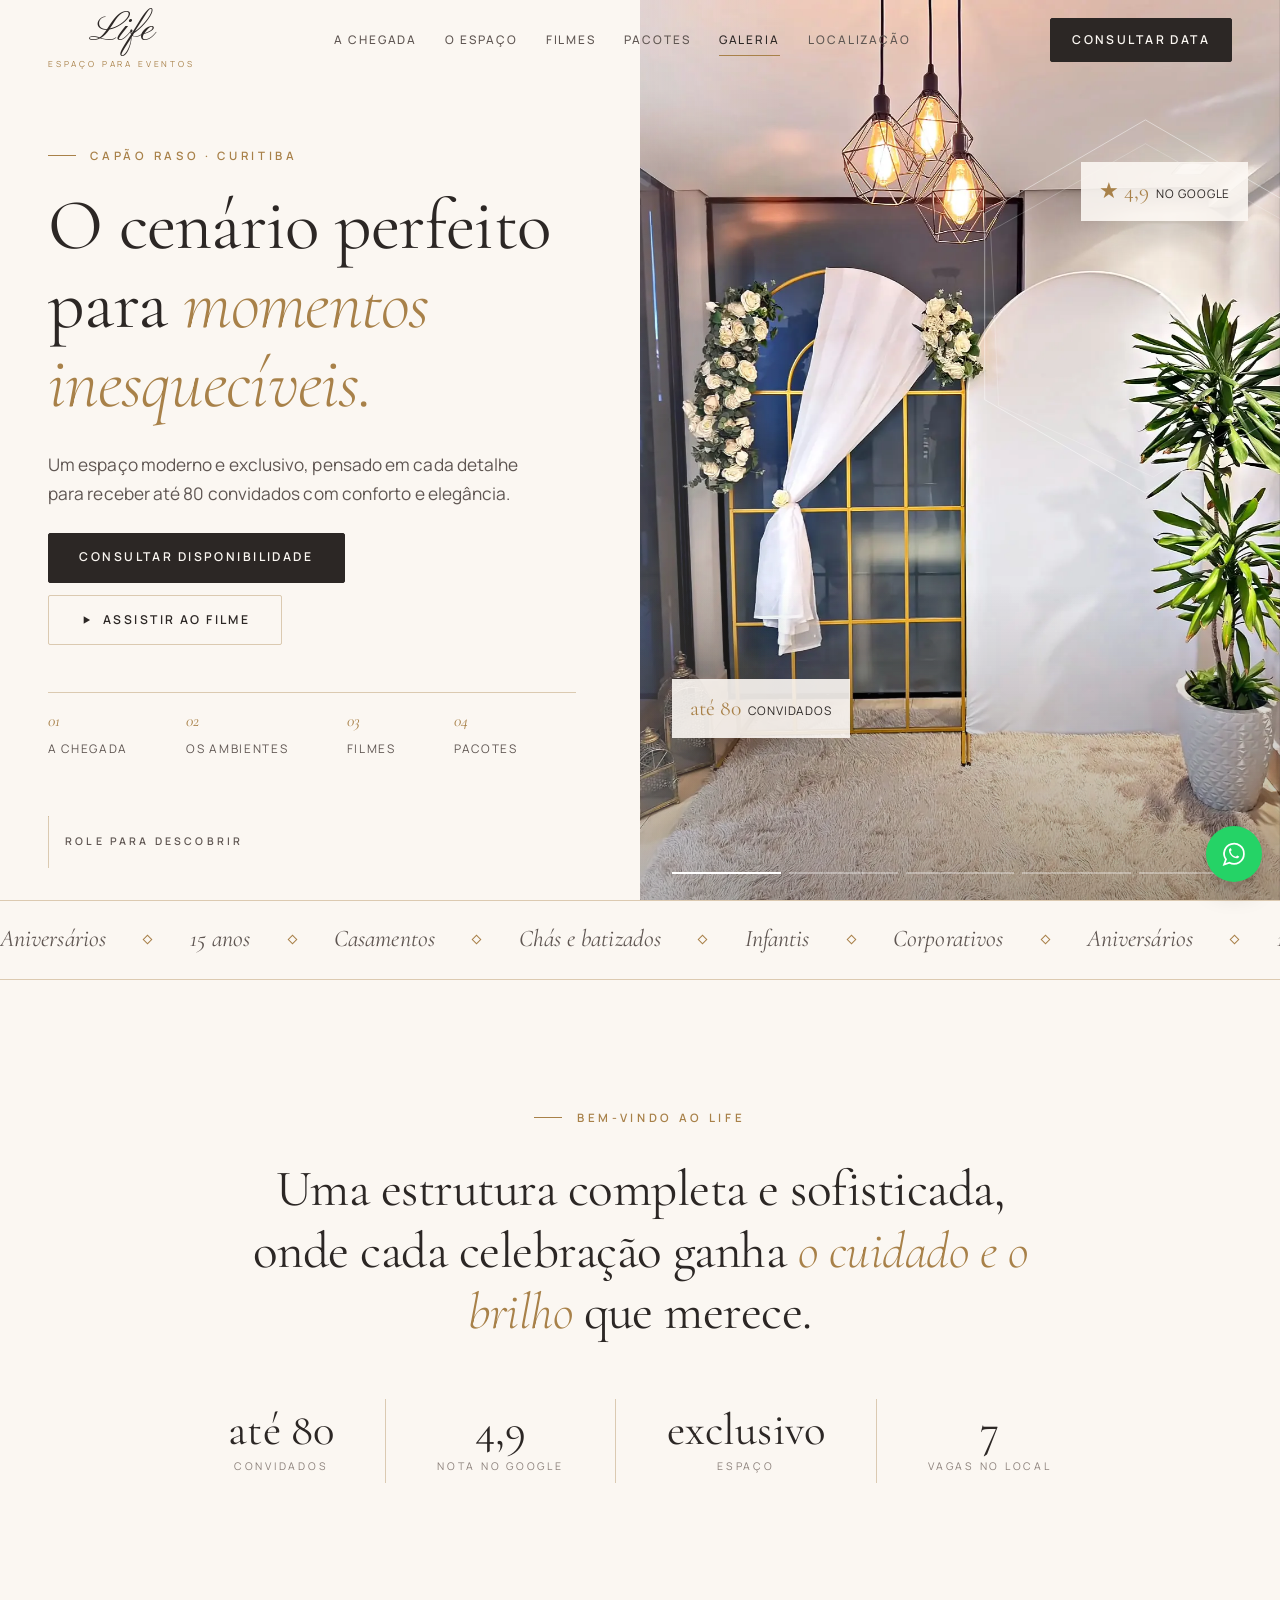
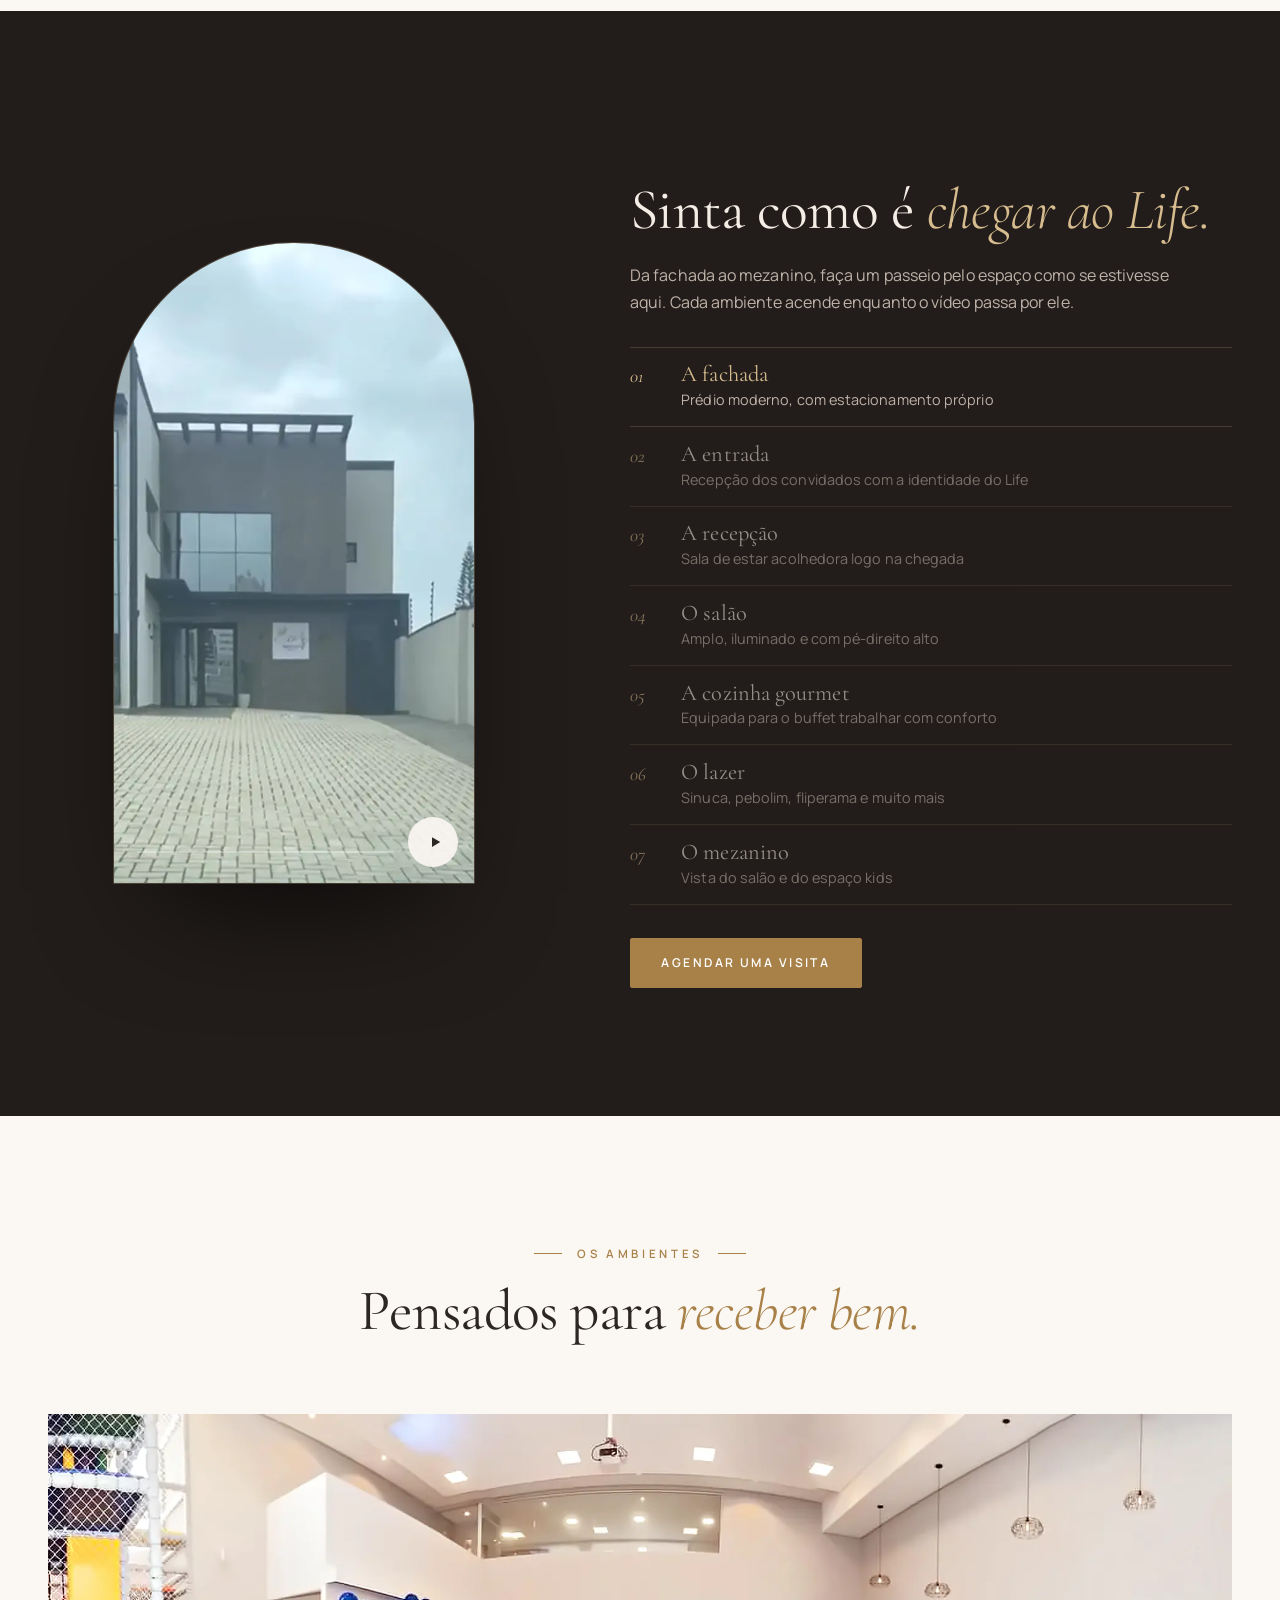
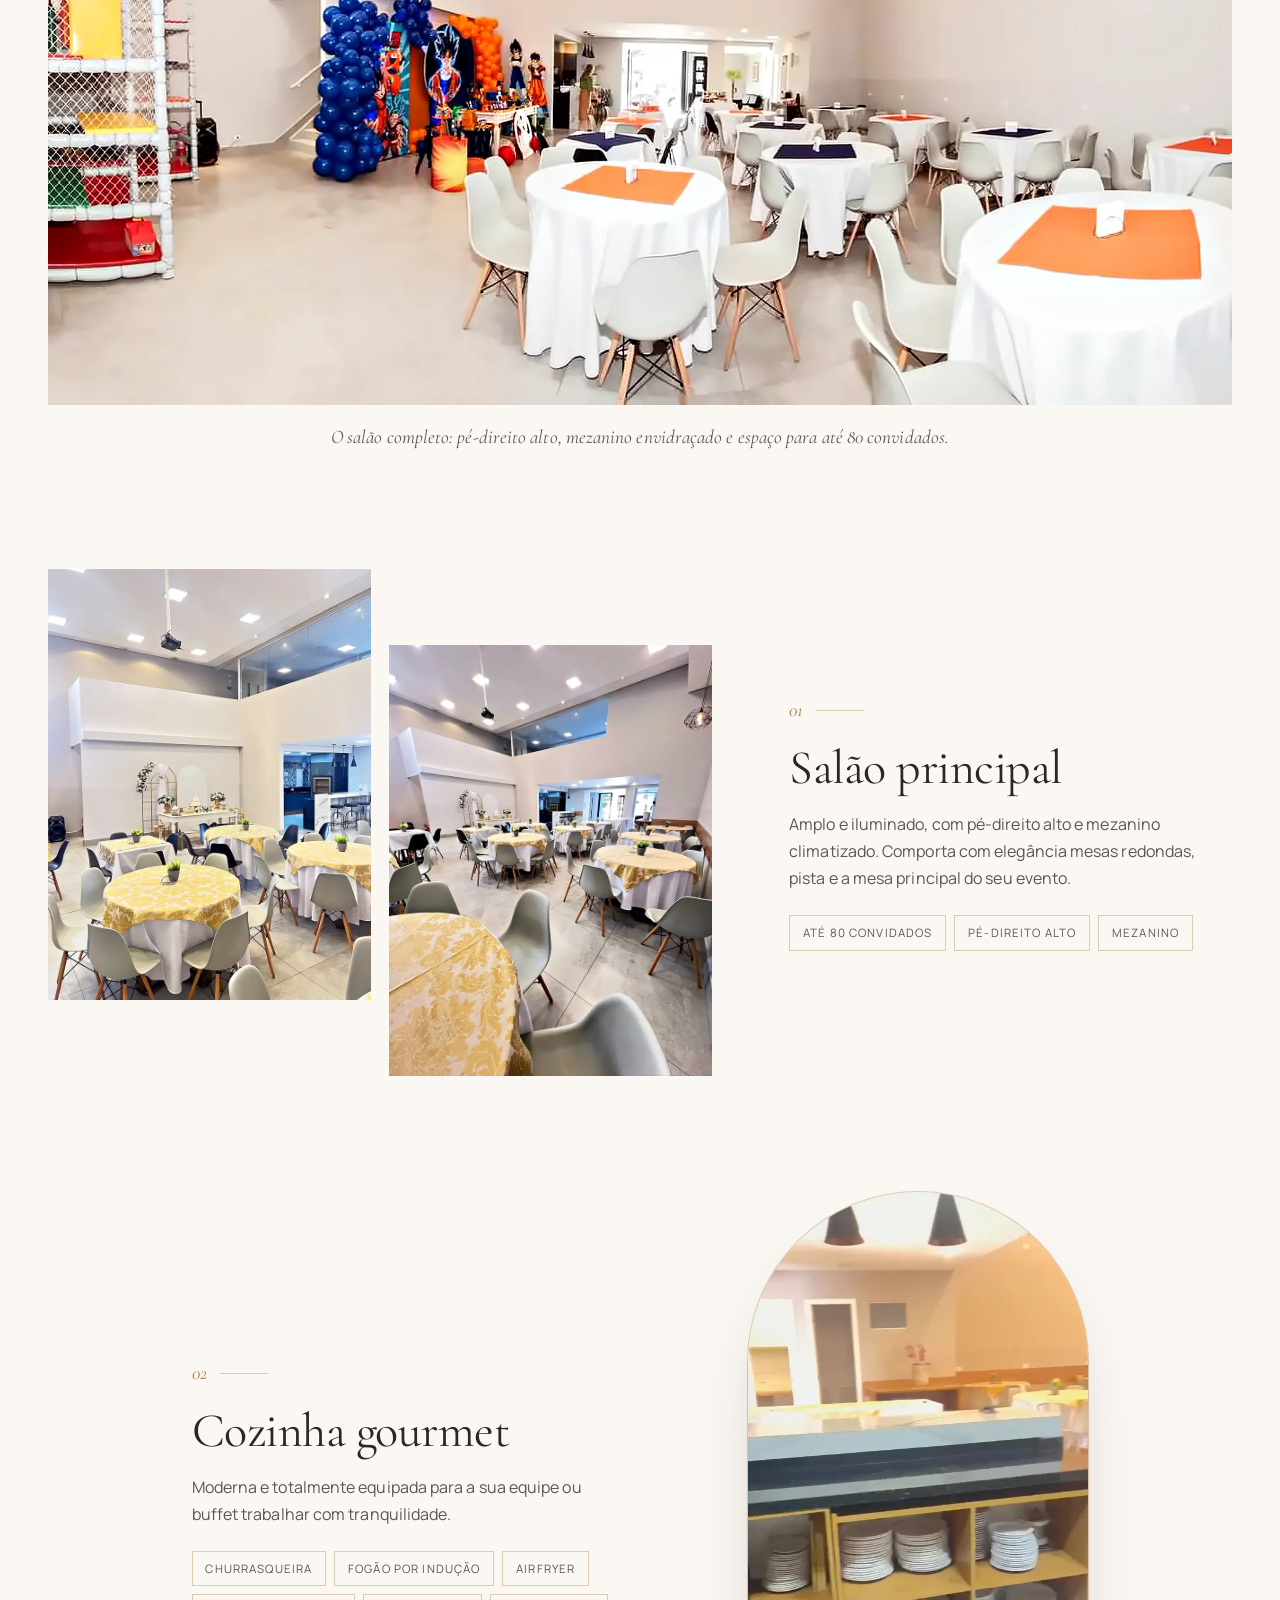
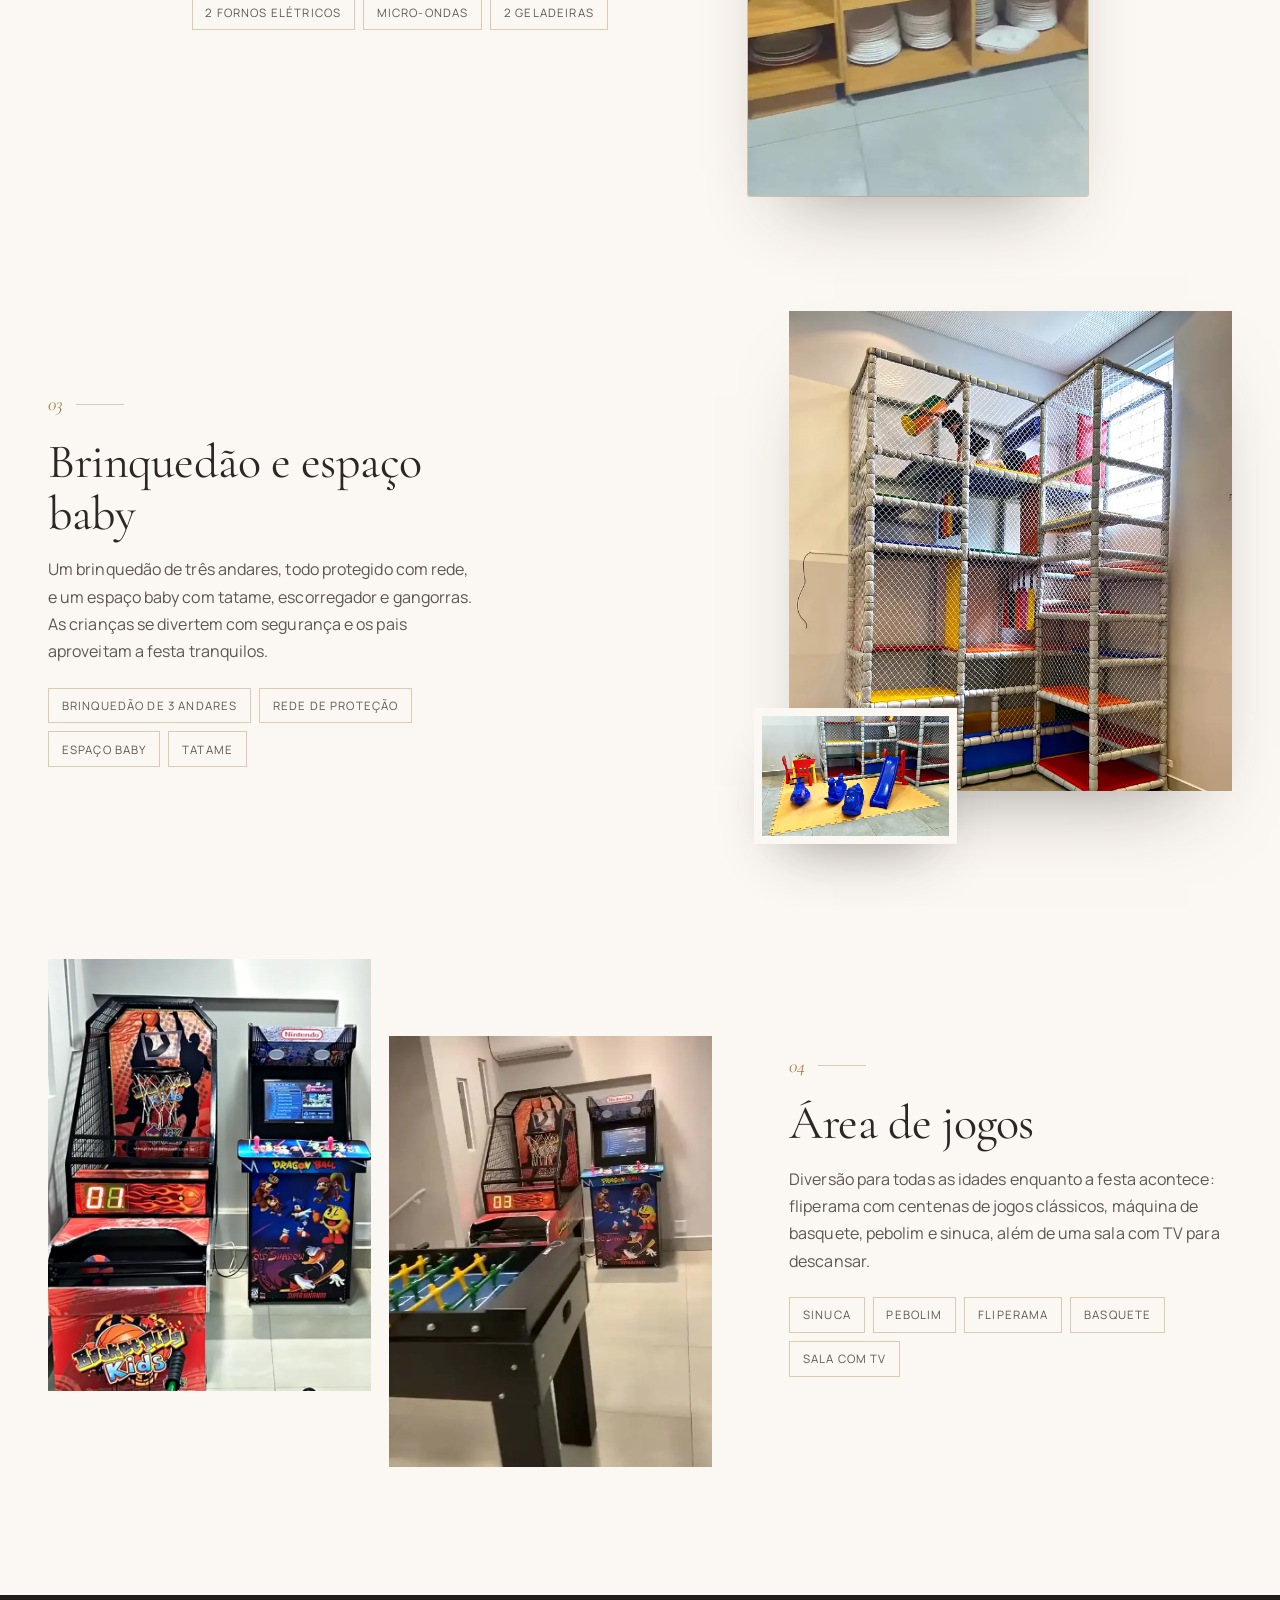
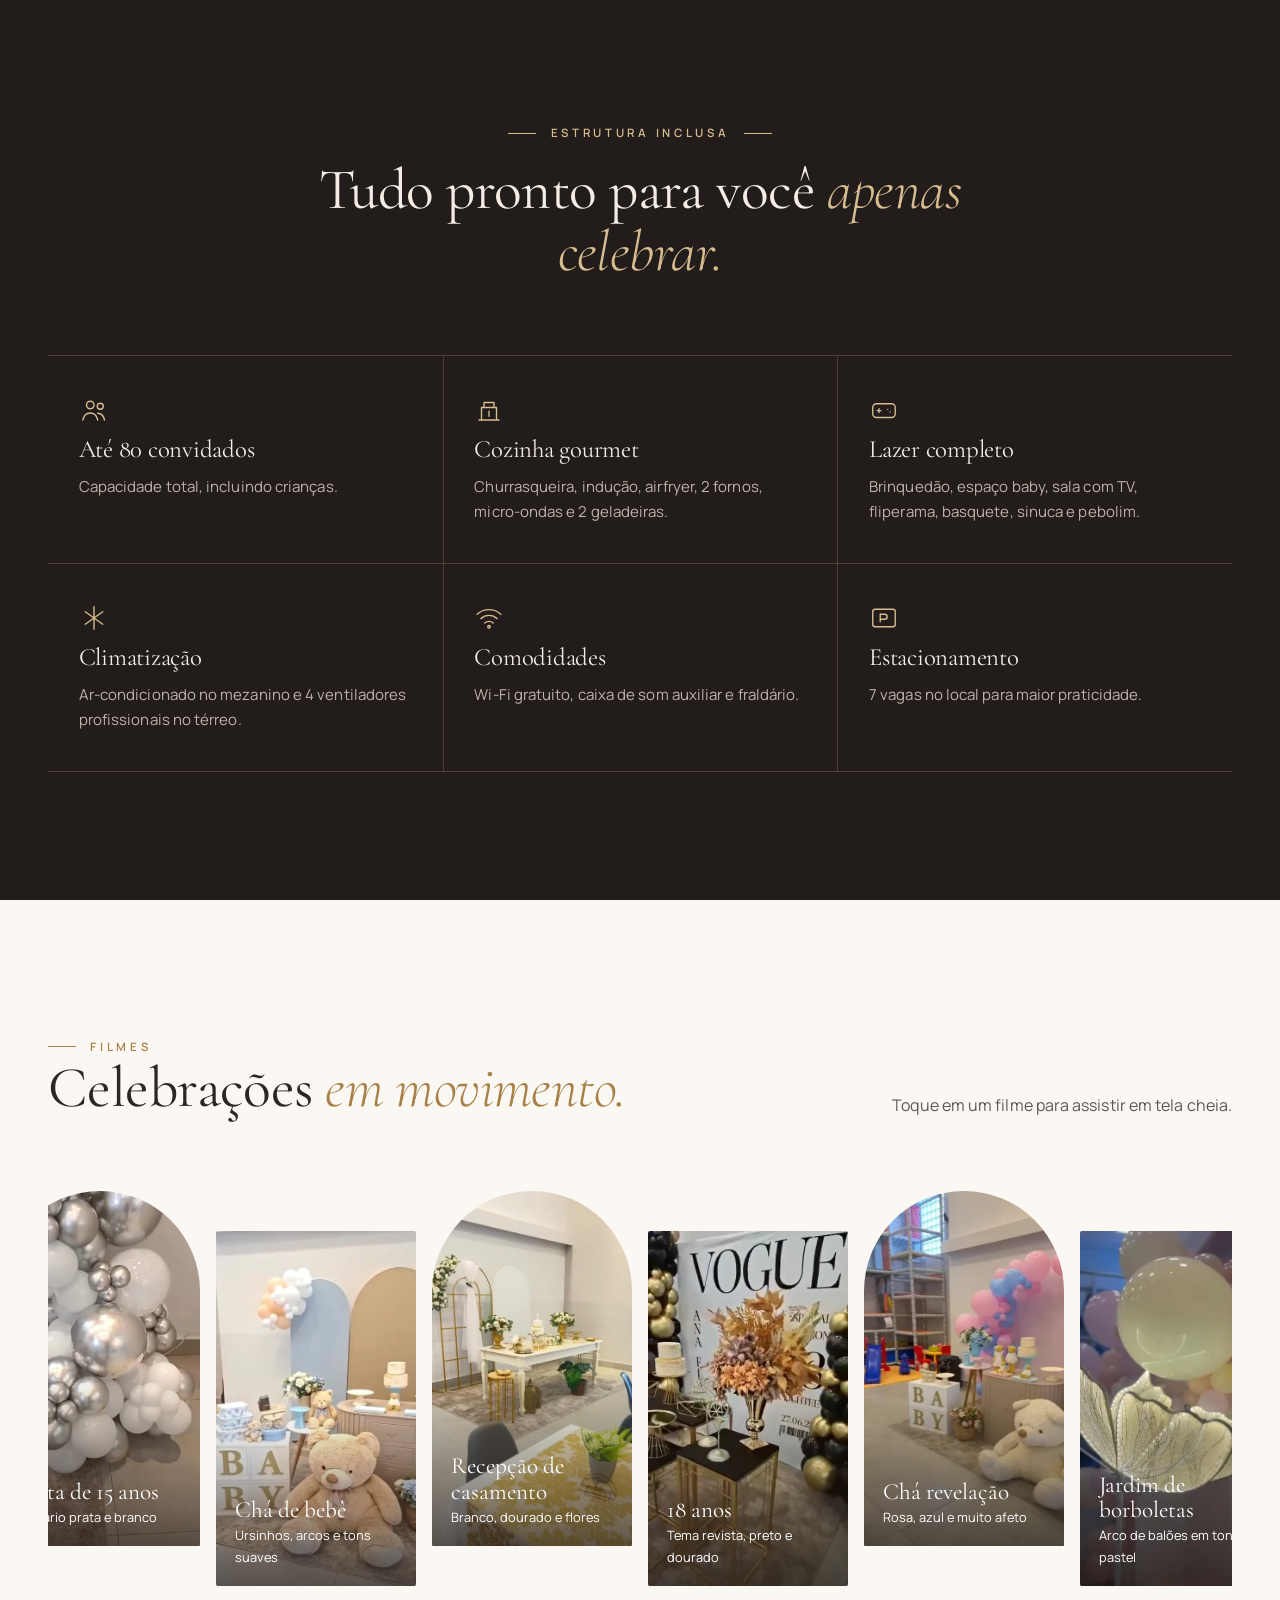
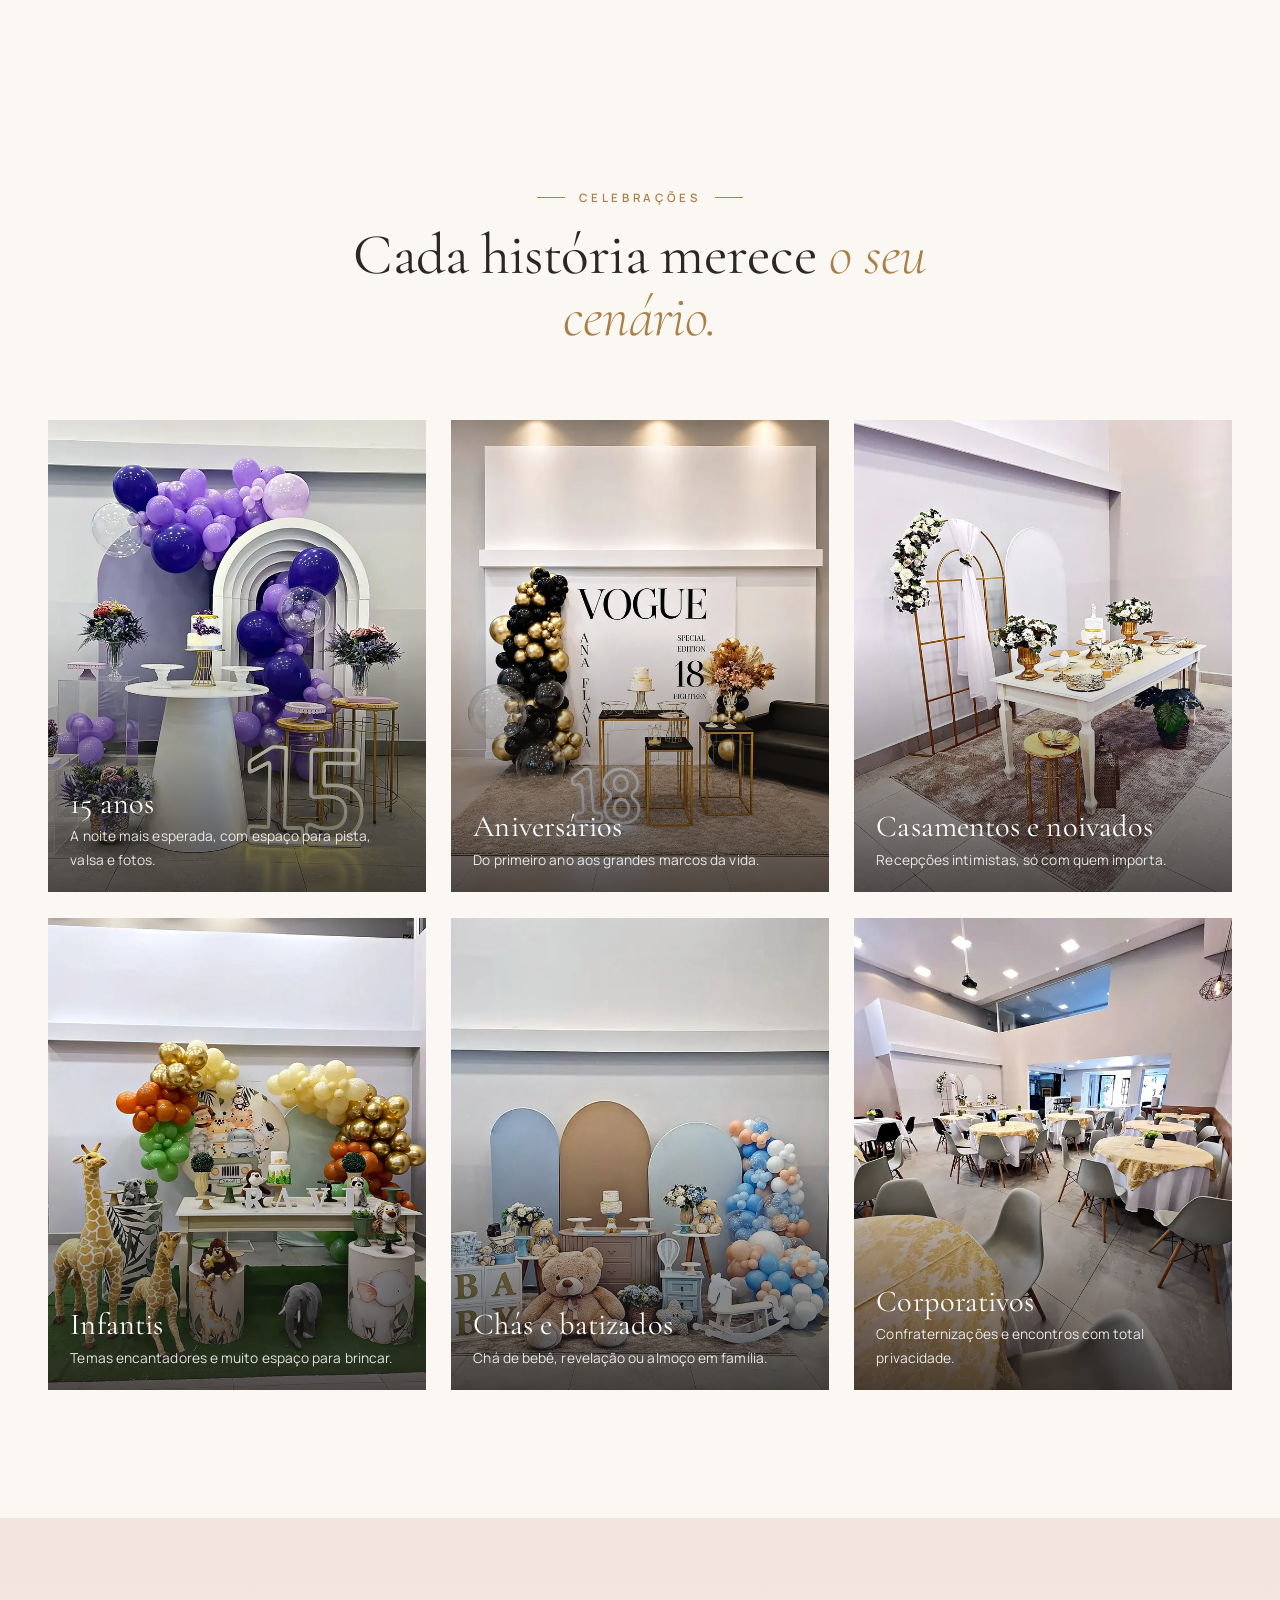
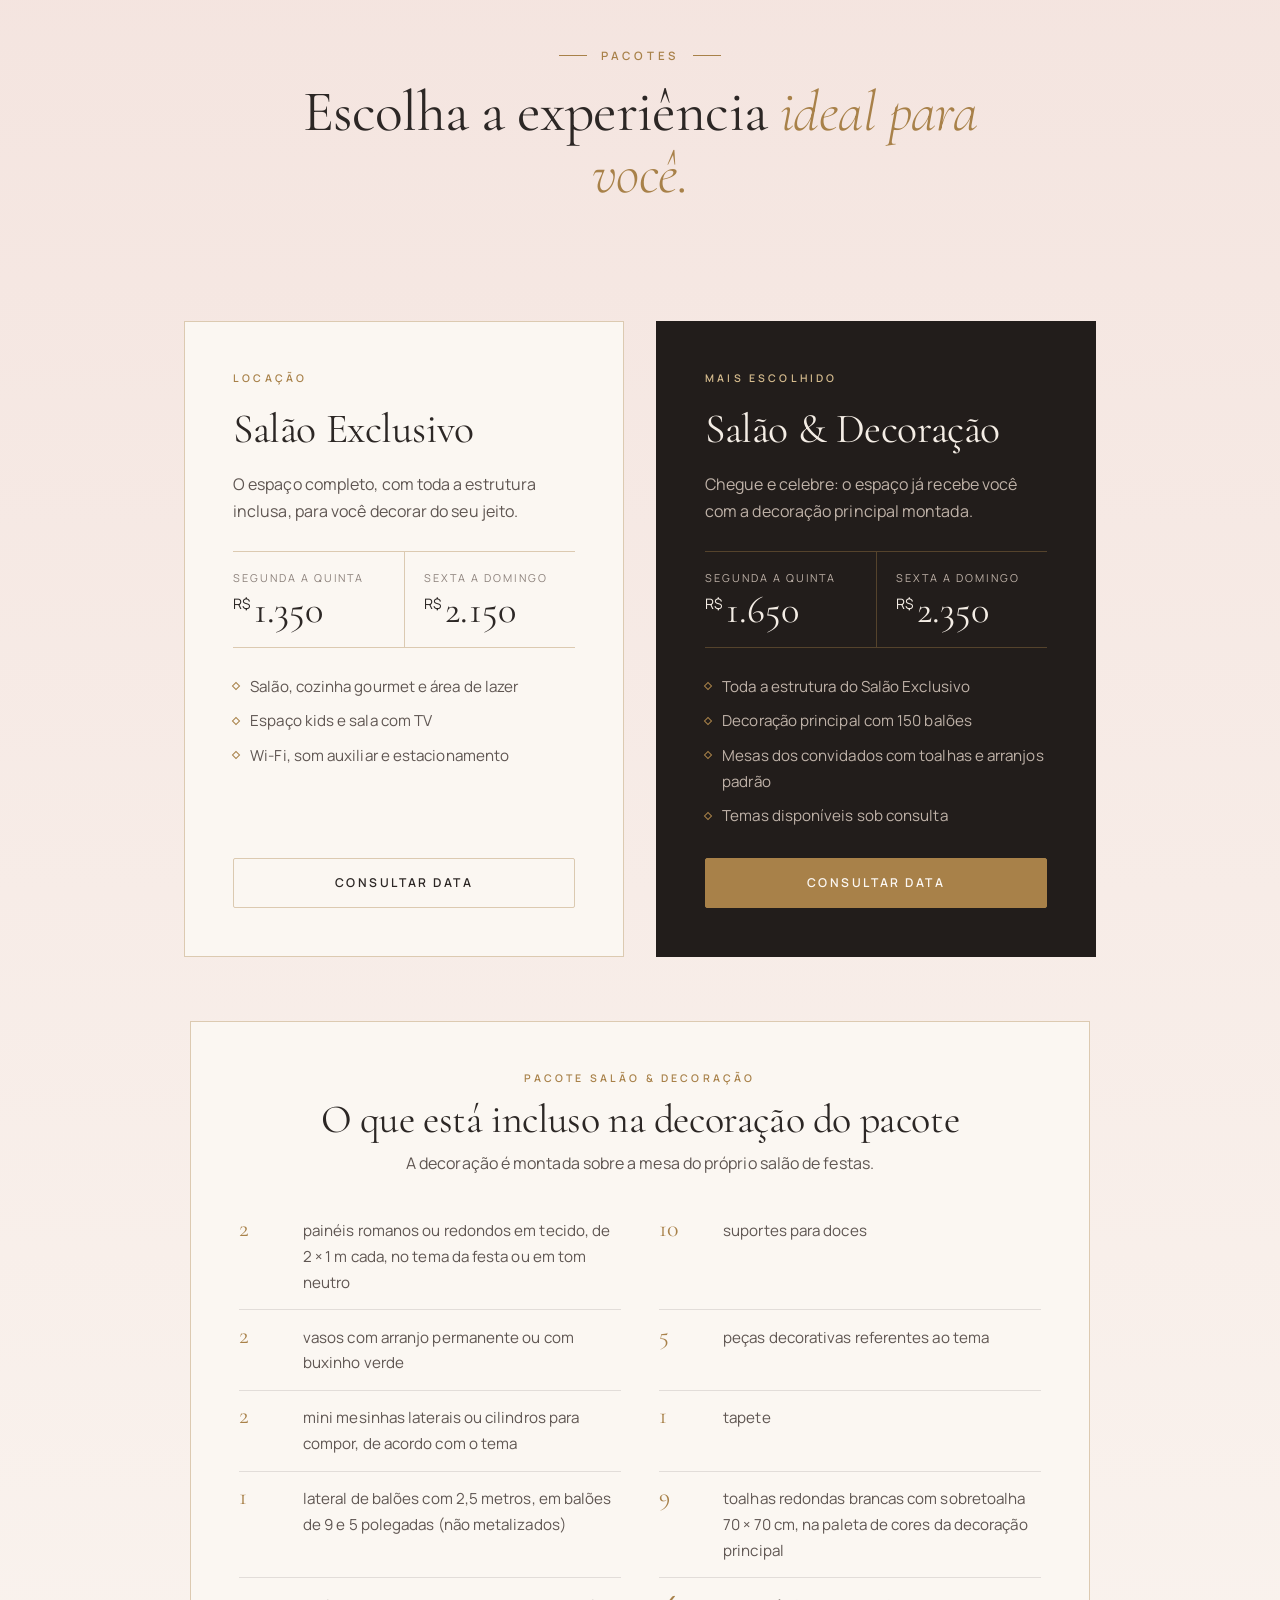
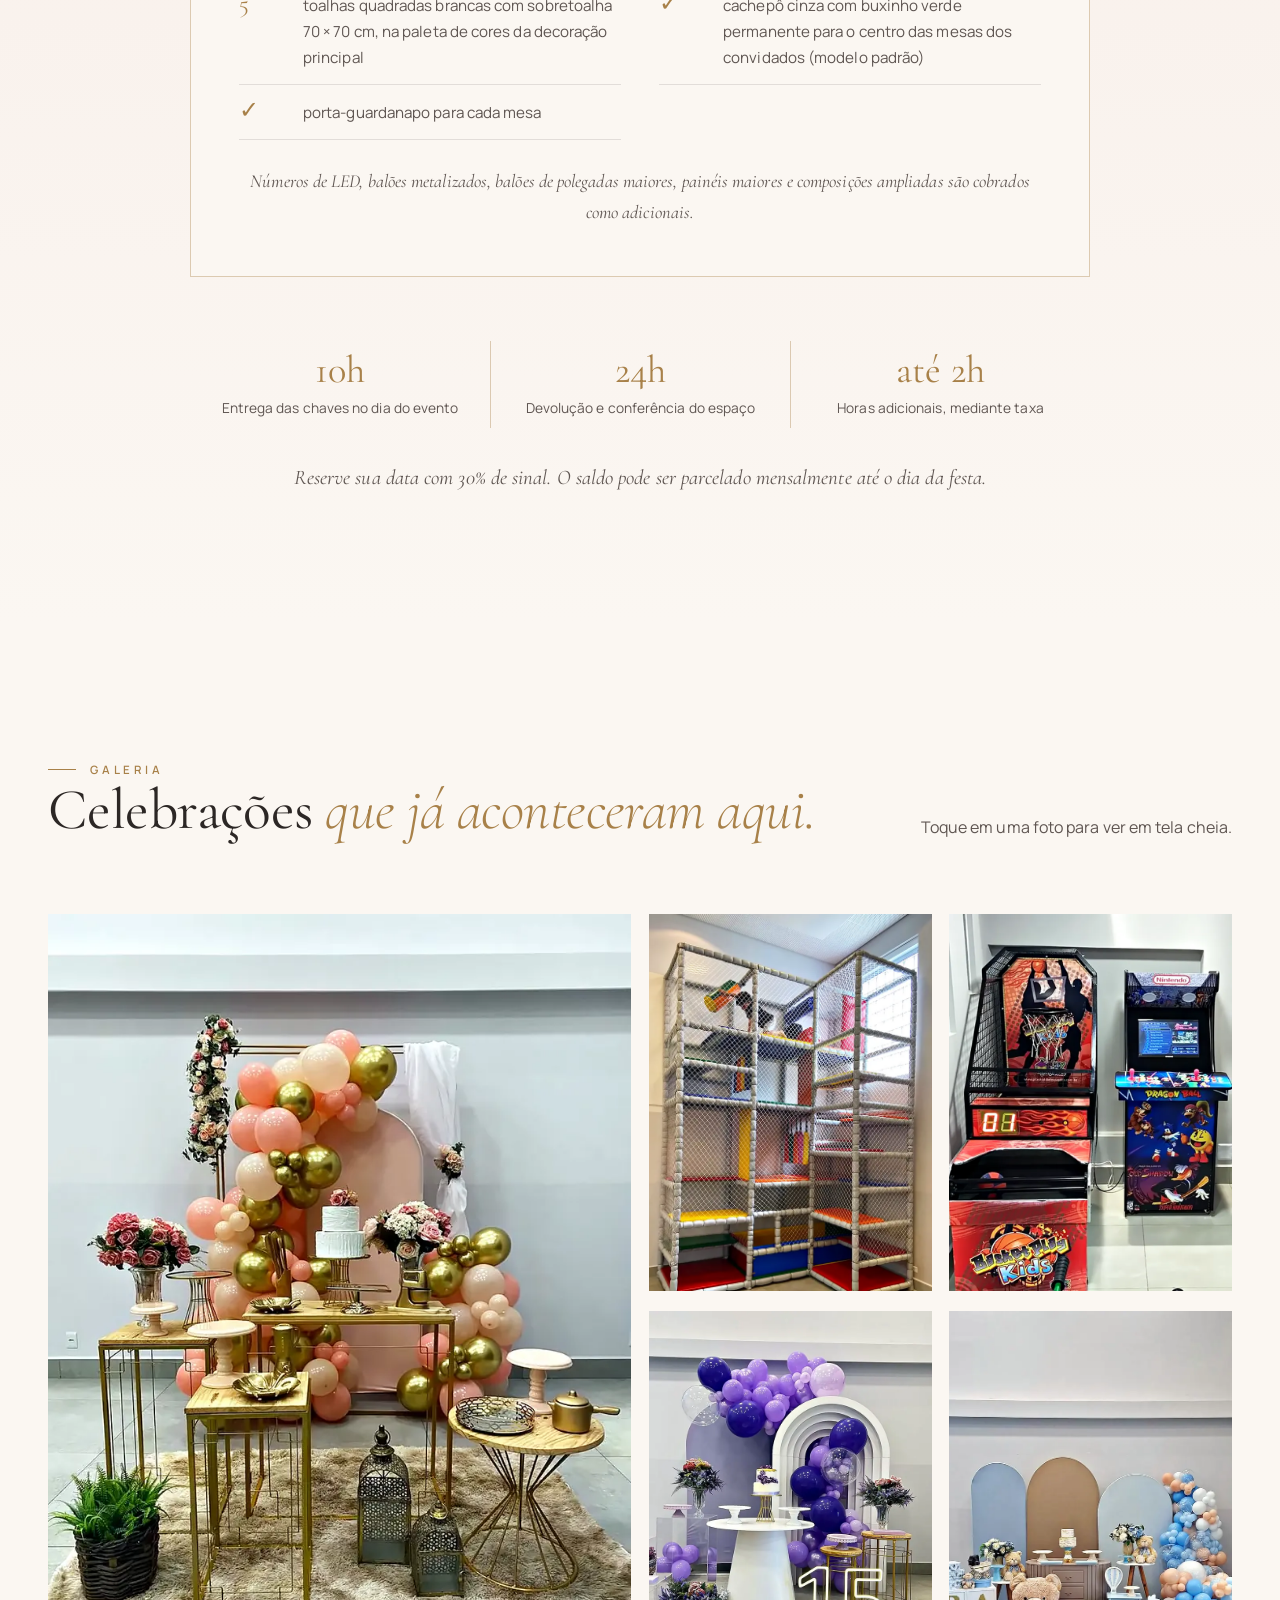
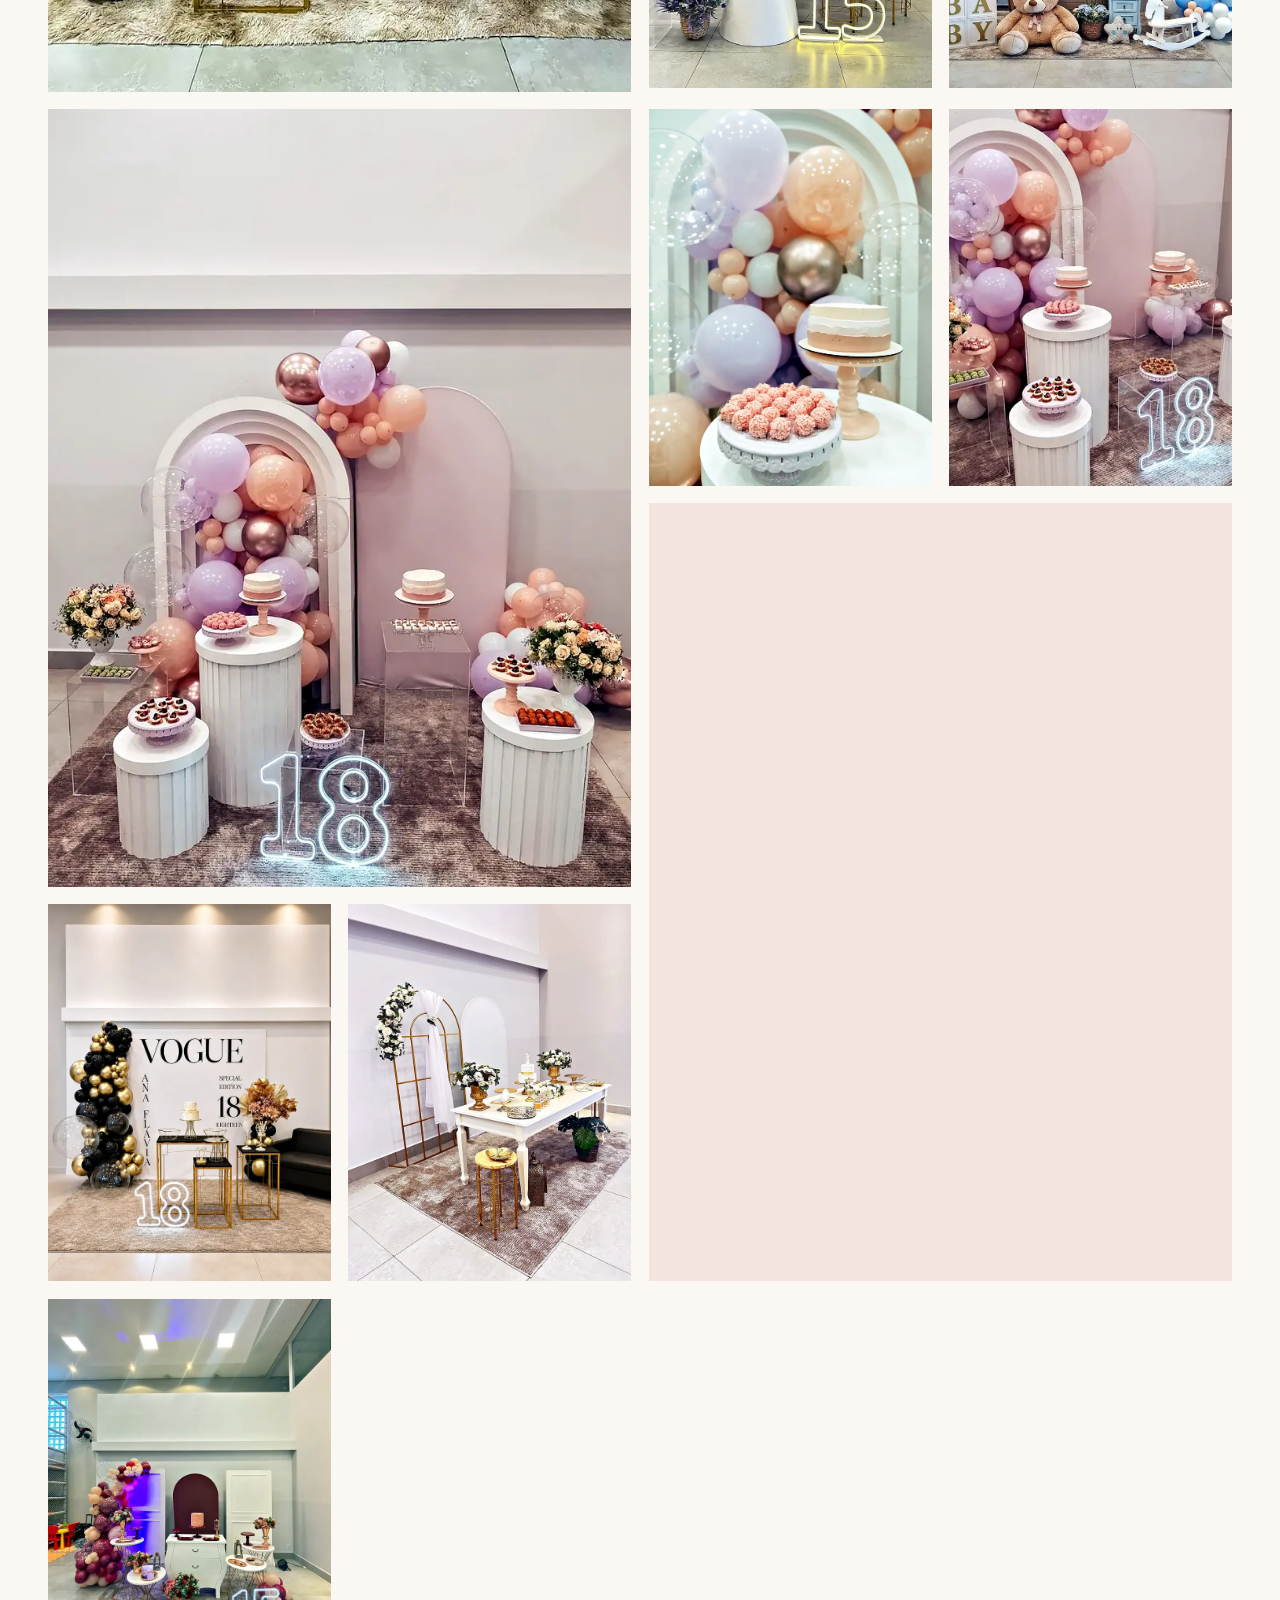
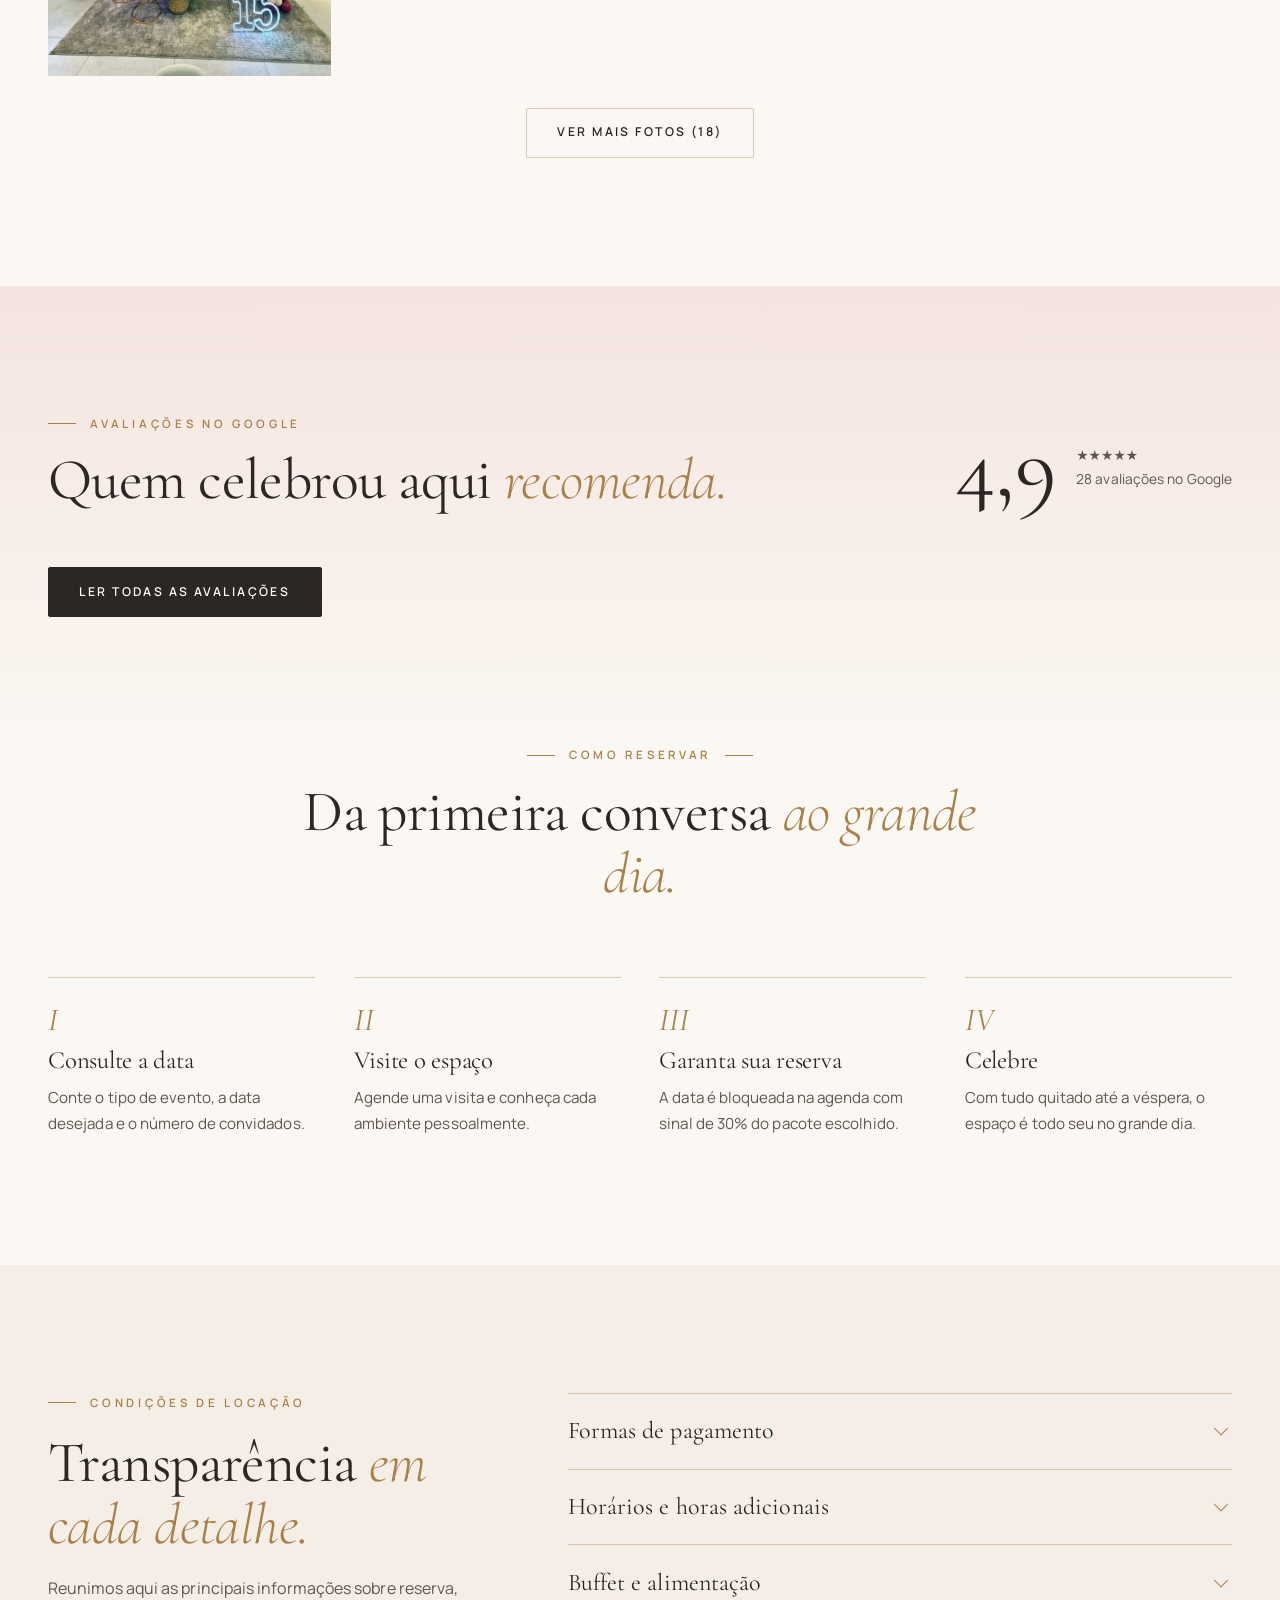
<file: index.html>
<!doctype html>
<html lang="pt-BR" data-theme="light">
<head>
  <meta charset="utf-8">
  <meta name="viewport" content="width=device-width, initial-scale=1, viewport-fit=cover">
  <title>Life Eventos | Espaço para eventos no Capão Raso, Curitiba</title>
  <meta name="description" content="Espaço para eventos no Capão Raso, em Curitiba, para até 80 convidados. Salão com pé-direito alto, cozinha gourmet, área de lazer e espaço kids. Aniversários, 15 anos, casamentos, chás e corporativos. Nota 4,9 no Google.">
  <link rel="canonical" href="https://www.lifeeventos2023.com.br/">
  <meta name="robots" content="index, follow">
  <meta name="theme-color" content="#FBF7F2">
  <meta name="color-scheme" content="light">

  <!-- Open Graph -->
  <meta property="og:type" content="website">
  <meta property="og:locale" content="pt_BR">
  <meta property="og:site_name" content="Life Eventos">
  <meta property="og:title" content="Life Eventos | Espaço para eventos no Capão Raso, Curitiba">
  <meta property="og:description" content="Um espaço moderno e exclusivo para até 80 convidados. Agende sua visita pelo WhatsApp.">
  <meta property="og:image" content="https://www.lifeeventos2023.com.br/assets/img/og-life.jpg">
  <meta property="og:url" content="https://www.lifeeventos2023.com.br/">
  <meta name="twitter:card" content="summary_large_image">

  <link rel="icon" href="/favicon.ico" sizes="48x48">
  <link rel="icon" href="/assets/img/favicon-96.png" sizes="96x96" type="image/png">
  <link rel="icon" href="/assets/img/favicon-192.png" sizes="192x192" type="image/png">
  <link rel="icon" href="/assets/img/favicon.svg" type="image/svg+xml">
  <link rel="apple-touch-icon" href="/assets/img/apple-touch-icon.png" sizes="180x180">
  <link rel="manifest" href="site.webmanifest">

  <link rel="preconnect" href="https://fonts.googleapis.com">
  <link rel="preconnect" href="https://fonts.gstatic.com" crossorigin>
  <link rel="stylesheet" href="https://fonts.googleapis.com/css2?family=Cormorant+Garamond:ital,wght@0,300;0,400;0,500;1,300;1,400&family=Manrope:wght@300;400;500;600&family=Pinyon+Script&display=swap">
  <link rel="preload" as="image" href="assets/img/arco-dourado.webp" type="image/webp" fetchpriority="high">
  <link rel="stylesheet" href="assets/css/style.css">

  <script type="application/ld+json">
  {
    "@context": "https://schema.org",
    "@type": "EventVenue",
    "name": "Life Eventos",
    "description": "Espaço para eventos no Capão Raso, Curitiba, para até 80 convidados, com cozinha gourmet, área de lazer e espaço kids.",
    "image": "https://www.lifeeventos2023.com.br/assets/img/og-life.jpg",
    "telephone": "+55-41-99981-3709",
    "maximumAttendeeCapacity": 80,
    "aggregateRating": { "@type": "AggregateRating", "ratingValue": "4.9", "reviewCount": "28" },
    "address": {
      "@type": "PostalAddress",
      "streetAddress": "R. Olindo Sequinel, 275",
      "addressLocality": "Curitiba",
      "addressRegion": "PR",
      "postalCode": "81150-120",
      "addressCountry": "BR"
    },
    "url": "https://www.lifeeventos2023.com.br/",
    "logo": "https://www.lifeeventos2023.com.br/assets/img/favicon-512.png",
    "sameAs": ["https://www.instagram.com/lifeeventos2023/"]
  }
  </script>
</head>
<body>
  <a class="skip" href="#conteudo">Pular para o conteúdo</a>

  <!-- ===================== TOPO ===================== -->
  <header class="top" data-top>
    <div class="top-inner">
      <a href="#inicio" class="brand" aria-label="Life Eventos, início">
        <span class="brand-word">Life</span>
        <span class="brand-sub">espaço para eventos</span>
      </a>

      <nav class="menu" id="menu" aria-label="Seções">
        <a href="#chegada">A chegada</a>
        <a href="#espaco">O espaço</a>
        <a href="#filmes">Filmes</a>
        <a href="#pacotes">Pacotes</a>
        <a href="#galeria">Galeria</a>
        <a href="#local">Localização</a>
        <a class="btn btn-solid menu-cta" href="#contato">Consultar data</a>
        <div class="menu-contact">
          <a href="tel:+5541999813709">(41) 99981-3709</a>
          <a href="https://www.instagram.com/lifeeventos2023/" target="_blank" rel="noopener">@lifeeventos2023</a>
        </div>
      </nav>

      <div class="top-actions">
        <a class="btn btn-solid top-cta" href="#contato">Consultar data</a>
        <button class="burger" type="button" aria-controls="menu" aria-expanded="false" aria-label="Abrir menu" data-burger>
          <span></span><span></span>
        </button>
      </div>
    </div>
  </header>

  <main id="conteudo">

    <!-- ===================== ABERTURA ===================== -->
    <section class="hero" id="inicio" aria-labelledby="t-hero">
      <div class="hero-stage" aria-hidden="true">
        <div class="hero-slides" data-slides>
          <img decoding="async" class="is-on" src="assets/img/arco-dourado.webp" alt="" width="1200" height="1600" fetchpriority="high">
          <img decoding="async" data-src="assets/img/mesa-casamento.webp" alt="" width="1200" height="1600">
          <img decoding="async" data-src="assets/img/salao-festa.webp" alt="" width="1200" height="1600">
          <img decoding="async" data-src="assets/img/vogue-18.webp" alt="" width="1200" height="1600">
          <img decoding="async" data-src="assets/img/quinze-anos.webp" alt="" width="1200" height="1600">
        </div>
        <svg class="hero-hex" viewBox="0 0 200 200">
          <path d="M100 6 L181 53 L181 147 L100 194 L19 147 L19 53Z"/>
          <path d="M100 18 L172 58 L178 140 L104 186 L26 150 L22 62Z"/>
        </svg>
        <span class="hero-chip chip-a"><b>até 80</b> convidados</span>
        <span class="hero-chip chip-b"><b>★ 4,9</b> no Google</span>
        <ol class="hero-dots" data-slide-dots><li class="is-on"><span>Arco dourado com flores e pendentes</span></li><li><span>Recepção de casamento</span></li><li><span>Salão principal</span></li><li><span>18 anos, preto e dourado</span></li><li><span>Festa de 15 anos</span></li></ol>
      </div>

      <div class="hero-text">
        <p class="eyebrow hero-in" style="--i:0">Capão Raso &middot; Curitiba</p>
        <h1 id="t-hero" class="hero-title">
          <span class="line"><span class="hero-in" style="--i:1">O cenário perfeito</span></span>
          <span class="line"><span class="hero-in" style="--i:2">para <em>momentos</em></span></span>
          <span class="line"><span class="hero-in" style="--i:3"><em>inesquecíveis.</em></span></span>
        </h1>
        <p class="hero-lead hero-in" style="--i:4">Um espaço moderno e exclusivo, pensado em cada detalhe para receber até 80 convidados com conforto e elegância.</p>
        <div class="hero-actions hero-in" style="--i:5">
          <a class="btn btn-solid" href="#contato">Consultar disponibilidade</a>
          <button class="btn btn-ghost" type="button" data-film="assets/video/abertura.mp4" data-poster="assets/img/abertura-poster.webp" data-title="Os melhores momentos do Life">
            <svg viewBox="0 0 24 24" aria-hidden="true"><path d="M8 5.5v13l11-6.5z"/></svg>
            Assistir ao filme
          </button>
        </div>

        <nav class="hero-index hero-in" style="--i:6" aria-label="Descubra o Life">
          <a href="#chegada"><span>01</span>A chegada</a>
          <a href="#espaco"><span>02</span>Os ambientes</a>
          <a href="#filmes"><span>03</span>Filmes</a>
          <a href="#pacotes"><span>04</span>Pacotes</a>
        </nav>
      </div>

      <a class="scroll-cue" href="#chegada" aria-label="Rolar para conhecer o espaço">
        <span>Role para descobrir</span>
        <i aria-hidden="true"></i>
      </a>
    </section>

    <!-- Faixa com tipos de evento -->
    <div class="ribbon" aria-hidden="true">
      <div class="ribbon-track">
        <span>Aniversários</span><i></i><span>15 anos</span><i></i><span>Casamentos</span><i></i><span>Chás e batizados</span><i></i><span>Infantis</span><i></i><span>Corporativos</span><i></i>
        <span>Aniversários</span><i></i><span>15 anos</span><i></i><span>Casamentos</span><i></i><span>Chás e batizados</span><i></i><span>Infantis</span><i></i><span>Corporativos</span><i></i>
      </div>
    </div>

    <!-- ===================== MANIFESTO ===================== -->
    <section class="section manifesto" aria-labelledby="t-manifesto">
      <p class="eyebrow reveal">Bem-vindo ao Life</p>
      <h2 id="t-manifesto" class="manifesto-text reveal">Uma estrutura completa e sofisticada, onde cada celebração ganha <em>o cuidado e o brilho</em> que merece.</h2>
      <dl class="stats reveal">
        <div><dt>Convidados</dt><dd data-count="80" data-prefix="até ">até 80</dd></div>
        <div><dt>Nota no Google</dt><dd>4,9</dd></div>
        <div><dt>Espaço</dt><dd>exclusivo</dd></div>
        <div><dt>Vagas no local</dt><dd data-count="7">7</dd></div>
      </dl>
    </section>

    <!-- ===================== A CHEGADA ===================== -->
    <section class="dark arrival" id="chegada" aria-labelledby="t-chegada">
      <div class="section arrival-inner">
        <div class="arrival-media reveal">
          <video data-autoplay data-tour muted loop playsinline preload="none" poster="assets/img/filme-chegada-poster.webp" aria-label="Tour da chegada ao Life, da fachada ao mezanino">
            <source src="assets/video/filme-chegada.mp4" type="video/mp4">
          </video>
          <span class="arrival-progress" aria-hidden="true"><i data-tour-bar></i></span>
          <button class="arrival-play" type="button" data-film="assets/video/filme-chegada.mp4" data-poster="assets/img/filme-chegada-poster.webp" data-title="Sua chegada ao Life" aria-label="Assistir ao tour em tela cheia">
            <svg viewBox="0 0 24 24" aria-hidden="true"><path d="M8 5.5v13l11-6.5z"/></svg>
          </button>
        </div>
        <div class="arrival-text">
          <p class="eyebrow reveal">A chegada</p>
          <h2 id="t-chegada" class="reveal">Sinta como é <em>chegar ao Life.</em></h2>
          <p class="section-lead reveal">Da fachada ao mezanino, faça um passeio pelo espaço como se estivesse aqui. Cada ambiente acende enquanto o vídeo passa por ele.</p>
          <ol class="tour-steps reveal" data-tour-steps>
            <li data-at="0"><span>01</span><b>A fachada</b>Prédio moderno, com estacionamento próprio</li>
            <li data-at="1.9"><span>02</span><b>A entrada</b>Recepção dos convidados com a identidade do Life</li>
            <li data-at="3.6"><span>03</span><b>A recepção</b>Sala de estar acolhedora logo na chegada</li>
            <li data-at="5.9"><span>04</span><b>O salão</b>Amplo, iluminado e com pé-direito alto</li>
            <li data-at="8.6"><span>05</span><b>A cozinha gourmet</b>Equipada para o buffet trabalhar com conforto</li>
            <li data-at="10.9"><span>06</span><b>O lazer</b>Sinuca, pebolim, fliperama e muito mais</li>
            <li data-at="13.2"><span>07</span><b>O mezanino</b>Vista do salão e do espaço kids</li>
          </ol>
          <a class="btn btn-gold reveal" href="#contato">Agendar uma visita</a>
        </div>
      </div>
    </section>

    <!-- ===================== OS AMBIENTES ===================== -->
    <section class="section space" id="espaco" aria-labelledby="t-espaco">
      <div class="section-head center">
        <p class="eyebrow reveal">Os ambientes</p>
        <h2 id="t-espaco" class="reveal">Pensados para <em>receber bem.</em></h2>
      </div>

      <figure class="panorama reveal">
        <button class="photo-wide" type="button" data-full="assets/img/salao-panorama.webp" aria-label="Ampliar a vista do salão">
          <img decoding="async" loading="lazy" src="assets/img/salao-panorama.webp" srcset="assets/img/salao-panorama-720.webp 720w, assets/img/salao-panorama.webp 1920w" sizes="100vw" width="1920" height="958" alt="Vista ampla do salão montado, com mesas redondas, mezanino envidraçado e mesa principal decorada">
        </button>
        <figcaption>O salão completo: pé-direito alto, mezanino envidraçado e espaço para até 80 convidados.</figcaption>
      </figure>

      <article class="room">
        <div class="room-media pair">
          <figure class="reveal"><img decoding="async" loading="lazy" src="assets/img/salao-festa-720.webp" srcset="assets/img/salao-festa-720.webp 720w, assets/img/salao-festa.webp 1200w" sizes="(max-width: 860px) 46vw, 28vw" width="1200" height="1600" alt="Salão principal com mesas redondas e toalhas douradas"></figure>
          <figure class="reveal"><img decoding="async" loading="lazy" src="assets/img/salao-mesas-720.webp" srcset="assets/img/salao-mesas-720.webp 720w, assets/img/salao-mesas.webp 1200w" sizes="(max-width: 860px) 46vw, 28vw" width="1200" height="1600" alt="Mesas postas com toalhas adamascadas"></figure>
        </div>
        <div class="room-text reveal">
          <span class="room-num">01</span>
          <h3>Salão principal</h3>
          <p>Amplo e iluminado, com pé-direito alto e mezanino climatizado. Comporta com elegância mesas redondas, pista e a mesa principal do seu evento.</p>
          <ul class="room-tags"><li>Até 80 convidados</li><li>Pé-direito alto</li><li>Mezanino</li></ul>
        </div>
      </article>

      <article class="room reverse">
        <div class="room-media">
          <figure class="room-video reveal">
            <video data-autoplay muted loop playsinline preload="none" poster="assets/img/filme-cozinha-poster.webp" aria-label="Cozinha gourmet"><source src="assets/video/filme-cozinha.mp4" type="video/mp4"></video>
          </figure>
        </div>
        <div class="room-text reveal">
          <span class="room-num">02</span>
          <h3>Cozinha gourmet</h3>
          <p>Moderna e totalmente equipada para a sua equipe ou buffet trabalhar com tranquilidade.</p>
          <ul class="room-tags"><li>Churrasqueira</li><li>Fogão por indução</li><li>Airfryer</li><li>2 fornos elétricos</li><li>Micro-ondas</li><li>2 geladeiras</li></ul>
        </div>
      </article>

      <article class="room reverse room-feature">
        <div class="room-media feature-media">
          <figure class="feature-main reveal"><img decoding="async" loading="lazy" src="assets/img/brinquedao-720.webp" srcset="assets/img/brinquedao-720.webp 720w, assets/img/brinquedao.webp 1080w" sizes="(max-width: 860px) 92vw, 46vw" width="1080" height="1170" alt="Brinquedão de três andares com rede de proteção, escorregador e obstáculos coloridos"></figure>
          <figure class="feature-detail reveal"><img decoding="async" loading="lazy" src="assets/img/espaco-kids-novo-720.webp" srcset="assets/img/espaco-kids-novo-720.webp 720w, assets/img/espaco-kids-novo.webp 1560w" sizes="(max-width: 860px) 50vw, 20vw" width="1560" height="1080" alt="Espaço baby com tatame, escorregador, gangorras e mesinha infantil"></figure>
        </div>
        <div class="room-text reveal">
          <span class="room-num">03</span>
          <h3>Brinquedão e espaço baby</h3>
          <p>Um brinquedão de três andares, todo protegido com rede, e um espaço baby com tatame, escorregador e gangorras. As crianças se divertem com segurança e os pais aproveitam a festa tranquilos.</p>
          <ul class="room-tags"><li>Brinquedão de 3 andares</li><li>Rede de proteção</li><li>Espaço baby</li><li>Tatame</li></ul>
        </div>
      </article>

      <article class="room">
        <div class="room-media pair">
          <figure class="reveal"><img decoding="async" loading="lazy" src="assets/img/fliperama-720.webp" srcset="assets/img/fliperama-720.webp 720w, assets/img/fliperama.webp 1080w" sizes="(max-width: 860px) 46vw, 28vw" width="1080" height="1440" alt="Máquina de basquete e fliperama com centenas de jogos clássicos"></figure>
          <figure class="reveal"><video data-autoplay muted loop playsinline preload="none" poster="assets/img/filme-lazer-poster.webp" aria-label="Área de jogos com pebolim, fliperama, basquete e sinuca"><source src="assets/video/filme-lazer.mp4" type="video/mp4"></video></figure>
        </div>
        <div class="room-text reveal">
          <span class="room-num">04</span>
          <h3>Área de jogos</h3>
          <p>Diversão para todas as idades enquanto a festa acontece: fliperama com centenas de jogos clássicos, máquina de basquete, pebolim e sinuca, além de uma sala com TV para descansar.</p>
          <ul class="room-tags"><li>Sinuca</li><li>Pebolim</li><li>Fliperama</li><li>Basquete</li><li>Sala com TV</li></ul>
        </div>
      </article>
    </section>

    <!-- ===================== ESTRUTURA ===================== -->
    <section class="dark structure" aria-labelledby="t-estrutura">
      <div class="section">
        <div class="section-head center">
          <p class="eyebrow reveal">Estrutura inclusa</p>
          <h2 id="t-estrutura" class="reveal">Tudo pronto para você <em>apenas celebrar.</em></h2>
        </div>
        <ul class="amenities">
          <li class="reveal"><svg viewBox="0 0 24 24" aria-hidden="true"><circle cx="9" cy="8" r="3"/><circle cx="17" cy="9" r="2.4"/><path d="M3 20c.8-3.6 3.2-5.6 6-5.6s5.2 2 6 5.6M15 14.6c2.6 0 4.6 1.8 5.4 5.4"/></svg><h3>Até 80 convidados</h3><p>Capacidade total, incluindo crianças.</p></li>
          <li class="reveal"><svg viewBox="0 0 24 24" aria-hidden="true"><path d="M4 20h16M6 20V10h12v10M8 10V6h8v4M12 13v4"/></svg><h3>Cozinha gourmet</h3><p>Churrasqueira, indução, airfryer, 2 fornos, micro-ondas e 2 geladeiras.</p></li>
          <li class="reveal"><svg viewBox="0 0 24 24" aria-hidden="true"><rect x="3" y="7" width="18" height="11" rx="3"/><path d="M8 11v3M6.5 12.5h3M15 11.5h.01M17 13.5h.01"/></svg><h3>Lazer completo</h3><p>Brinquedão, espaço baby, sala com TV, fliperama, basquete, sinuca e pebolim.</p></li>
          <li class="reveal"><svg viewBox="0 0 24 24" aria-hidden="true"><path d="M12 3v18M5 7l14 10M19 7L5 17"/></svg><h3>Climatização</h3><p>Ar-condicionado no mezanino e 4 ventiladores profissionais no térreo.</p></li>
          <li class="reveal"><svg viewBox="0 0 24 24" aria-hidden="true"><path d="M2.5 9a14 14 0 0 1 19 0M5.5 12.5a9.5 9.5 0 0 1 13 0M8.6 16a5 5 0 0 1 6.8 0"/><circle cx="12" cy="19" r="1"/></svg><h3>Comodidades</h3><p>Wi-Fi gratuito, caixa de som auxiliar e fraldário.</p></li>
          <li class="reveal"><svg viewBox="0 0 24 24" aria-hidden="true"><rect x="3" y="5" width="18" height="14" rx="2"/><path d="M9 15V9h3.5a2 2 0 0 1 0 4H9"/></svg><h3>Estacionamento</h3><p>7 vagas no local para maior praticidade.</p></li>
        </ul>
      </div>
    </section>

    <!-- ===================== FILMES ===================== -->
    <section class="section films" id="filmes" aria-labelledby="t-filmes">
      <div class="section-head split">
        <div>
          <p class="eyebrow reveal">Filmes</p>
          <h2 id="t-filmes" class="reveal">Celebrações <em>em movimento.</em></h2>
        </div>
        <p class="section-lead reveal">Toque em um filme para assistir em tela cheia.</p>
      </div>
      <div class="film-row">
        <button class="film reveal" type="button" data-film="assets/video/destaques.mp4" data-poster="assets/img/destaques-poster.webp" data-title="Festa de 15 anos">
          <video data-autoplay muted loop playsinline preload="none" poster="assets/img/destaques-poster.webp"><source src="assets/video/destaques.mp4" type="video/mp4"></video>
          <span class="film-cap"><b>Festa de 15 anos</b>Cenário prata e branco</span>
        </button>
        <button class="film reveal" type="button" data-film="assets/video/filme-cha-bebe.mp4" data-poster="assets/img/filme-cha-bebe-poster.webp" data-title="Chá de bebê">
          <video data-autoplay muted loop playsinline preload="none" poster="assets/img/filme-cha-bebe-poster.webp"><source src="assets/video/filme-cha-bebe.mp4" type="video/mp4"></video>
          <span class="film-cap"><b>Chá de bebê</b>Ursinhos, arcos e tons suaves</span>
        </button>
        <button class="film reveal" type="button" data-film="assets/video/filme-casamento.mp4" data-poster="assets/img/filme-casamento-poster.webp" data-title="Recepção de casamento">
          <video data-autoplay muted loop playsinline preload="none" poster="assets/img/filme-casamento-poster.webp"><source src="assets/video/filme-casamento.mp4" type="video/mp4"></video>
          <span class="film-cap"><b>Recepção de casamento</b>Branco, dourado e flores</span>
        </button>
        <button class="film reveal" type="button" data-film="assets/video/filme-vogue.mp4" data-poster="assets/img/filme-vogue-poster.webp" data-title="18 anos">
          <video data-autoplay muted loop playsinline preload="none" poster="assets/img/filme-vogue-poster.webp"><source src="assets/video/filme-vogue.mp4" type="video/mp4"></video>
          <span class="film-cap"><b>18 anos</b>Tema revista, preto e dourado</span>
        </button>
        <button class="film reveal" type="button" data-film="assets/video/filme-revelacao.mp4" data-poster="assets/img/filme-revelacao-poster.webp" data-title="Chá revelação">
          <video data-autoplay muted loop playsinline preload="none" poster="assets/img/filme-revelacao-poster.webp"><source src="assets/video/filme-revelacao.mp4" type="video/mp4"></video>
          <span class="film-cap"><b>Chá revelação</b>Rosa, azul e muito afeto</span>
        </button>
        <button class="film reveal" type="button" data-film="assets/video/filme-baloes.mp4" data-poster="assets/img/filme-baloes-poster.webp" data-title="Jardim de borboletas">
          <video data-autoplay muted loop playsinline preload="none" poster="assets/img/filme-baloes-poster.webp"><source src="assets/video/filme-baloes.mp4" type="video/mp4"></video>
          <span class="film-cap"><b>Jardim de borboletas</b>Arco de balões em tons pastel</span>
        </button>
      </div>
    </section>

    <!-- ===================== CELEBRAÇÕES ===================== -->
    <section class="section celebrations" id="celebracoes" aria-labelledby="t-celebracoes">
      <div class="section-head center">
        <p class="eyebrow reveal">Celebrações</p>
        <h2 id="t-celebracoes" class="reveal">Cada história merece <em>o seu cenário.</em></h2>
      </div>
      <ul class="celeb-grid">
        <li class="celeb reveal"><a href="#contato" data-evento="Festa de 15 anos"><img decoding="async" loading="lazy" src="assets/img/quinze-lilas-720.webp" width="720" height="960" alt="Festa de 15 anos em lilás com arco em degraus e neon"><span class="celeb-cap"><b>15 anos</b><span>A noite mais esperada, com espaço para pista, valsa e fotos.</span></span></a></li>
        <li class="celeb reveal"><a href="#contato" data-evento="Aniversário"><img decoding="async" loading="lazy" src="assets/img/vogue-18-720.webp" width="720" height="900" alt="Aniversário de 18 anos com tema de revista, balões pretos e dourados"><span class="celeb-cap"><b>Aniversários</b><span>Do primeiro ano aos grandes marcos da vida.</span></span></a></li>
        <li class="celeb reveal"><a href="#contato" data-evento="Casamento"><img decoding="async" loading="lazy" src="assets/img/mesa-casamento-720.webp" width="720" height="960" alt="Mesa branca com arco dourado e arranjos de flores brancas"><span class="celeb-cap"><b>Casamentos e noivados</b><span>Recepções intimistas, só com quem importa.</span></span></a></li>
        <li class="celeb reveal"><a href="#contato" data-evento="Festa infantil"><img decoding="async" loading="lazy" src="assets/img/safari-720.webp" width="720" height="960" alt="Festa infantil com tema safári"><span class="celeb-cap"><b>Infantis</b><span>Temas encantadores e muito espaço para brincar.</span></span></a></li>
        <li class="celeb reveal"><a href="#contato" data-evento="Chá ou batizado"><img decoding="async" loading="lazy" src="assets/img/cha-azul-720.webp" width="720" height="847" alt="Chá de bebê em azul e bege com urso e cubos BABY"><span class="celeb-cap"><b>Chás e batizados</b><span>Chá de bebê, revelação ou almoço em família.</span></span></a></li>
        <li class="celeb reveal"><a href="#contato" data-evento="Evento corporativo"><img decoding="async" loading="lazy" src="assets/img/salao-mesas-720.webp" width="720" height="960" alt="Salão com mesas postas para evento"><span class="celeb-cap"><b>Corporativos</b><span>Confraternizações e encontros com total privacidade.</span></span></a></li>
      </ul>
    </section>

    <!-- ===================== PACOTES ===================== -->
    <section class="blush packages" id="pacotes" aria-labelledby="t-pacotes">
      <div class="section">
        <div class="section-head center">
          <p class="eyebrow reveal">Pacotes</p>
          <h2 id="t-pacotes" class="reveal">Escolha a experiência <em>ideal para você.</em></h2>
          <p class="section-lead reveal">Valores para locação do espaço por dia, das 10h à meia-noite.</p>
        </div>
        <div class="pack-grid">
          <article class="pack reveal">
            <p class="pack-tag">Locação</p>
            <h3>Salão Exclusivo</h3>
            <p class="pack-desc">O espaço completo, com toda a estrutura inclusa, para você decorar do seu jeito.</p>
            <dl class="pack-prices">
              <div><dt>Segunda a quinta</dt><dd><small>R$</small>1.350</dd></div>
              <div><dt>Sexta a domingo</dt><dd><small>R$</small>2.150</dd></div>
            </dl>
            <ul class="pack-list">
              <li>Salão, cozinha gourmet e área de lazer</li>
              <li>Espaço kids e sala com TV</li>
              <li>Wi-Fi, som auxiliar e estacionamento</li>
            </ul>
            <a class="btn btn-ghost btn-block" href="#contato" data-pacote="Salão Exclusivo">Consultar data</a>
          </article>
          <article class="pack featured reveal">
            <p class="pack-tag">Mais escolhido</p>
            <h3>Salão &amp; Decoração</h3>
            <p class="pack-desc">Chegue e celebre: o espaço já recebe você com a decoração principal montada.</p>
            <dl class="pack-prices">
              <div><dt>Segunda a quinta</dt><dd><small>R$</small>1.650</dd></div>
              <div><dt>Sexta a domingo</dt><dd><small>R$</small>2.350</dd></div>
            </dl>
            <ul class="pack-list">
              <li>Toda a estrutura do Salão Exclusivo</li>
              <li>Decoração principal com 150 balões</li>
              <li>Mesas dos convidados com toalhas e arranjos padrão</li>
              <li>Temas disponíveis sob consulta</li>
            </ul>
            <a class="btn btn-solid btn-block" href="#contato" data-pacote="Salão & Decoração">Consultar data</a>
          </article>
        </div>

        <div class="decor-inc reveal">
          <div class="decor-head">
            <p class="pack-tag">Pacote Salão &amp; Decoração</p>
            <h3>O que está incluso na decoração do pacote</h3>
            <p>A decoração é montada sobre a mesa do próprio salão de festas.</p>
          </div>
          <ul class="decor-list">
            <li><b>2</b>painéis romanos ou redondos em tecido, de 2 × 1 m cada, no tema da festa ou em tom neutro</li>
            <li><b>10</b>suportes para doces</li>
            <li><b>2</b>vasos com arranjo permanente ou com buxinho verde</li>
            <li><b>5</b>peças decorativas referentes ao tema</li>
            <li><b>2</b>mini mesinhas laterais ou cilindros para compor, de acordo com o tema</li>
            <li><b>1</b>tapete</li>
            <li><b>1</b>lateral de balões com 2,5 metros, em balões de 9 e 5 polegadas (não metalizados)</li>
            <li><b>9</b>toalhas redondas brancas com sobretoalha 70 × 70 cm, na paleta de cores da decoração principal</li>
            <li><b>5</b>toalhas quadradas brancas com sobretoalha 70 × 70 cm, na paleta de cores da decoração principal</li>
            <li><b>✓</b>cachepô cinza com buxinho verde permanente para o centro das mesas dos convidados (modelo padrão)</li>
            <li><b>✓</b>porta-guardanapo para cada mesa</li>
          </ul>
          <p class="decor-extra">Números de LED, balões metalizados, balões de polegadas maiores, painéis maiores e composições ampliadas são cobrados como adicionais.</p>
        </div>

        <div class="hours reveal">
          <div><span class="hours-time">10h</span><span>Entrega das chaves no dia do evento</span></div>
          <div><span class="hours-time">24h</span><span>Devolução e conferência do espaço</span></div>
          <div><span class="hours-time">até 2h</span><span>Horas adicionais, mediante taxa</span></div>
        </div>
        <p class="pack-note reveal">Reserve sua data com 30% de sinal. O saldo pode ser parcelado mensalmente até o dia da festa.</p>
      </div>
    </section>

    <!-- ===================== GALERIA ===================== -->
    <section class="section gallery" id="galeria" aria-labelledby="t-galeria">
      <div class="section-head split">
        <div>
          <p class="eyebrow reveal">Galeria</p>
          <h2 id="t-galeria" class="reveal">Celebrações <em>que já aconteceram aqui.</em></h2>
        </div>
        <p class="section-lead reveal">Toque em uma foto para ver em tela cheia.</p>
      </div>
      <div class="gallery-grid">
        <button class="photo tall reveal" type="button" data-full="assets/img/rose-dourado.webp"><img decoding="async" loading="lazy" src="assets/img/rose-dourado-720.webp" width="720" height="960" alt="Mesa rosé e dourada com arco de flores e lanternas"></button>
        <button class="photo reveal" type="button" data-full="assets/img/brinquedao.webp"><img decoding="async" loading="lazy" src="assets/img/brinquedao-720.webp" width="720" height="780" alt="Brinquedão de três andares com rede de proteção"></button>
        <button class="photo reveal" type="button" data-full="assets/img/fliperama-larga.webp"><img decoding="async" loading="lazy" src="assets/img/fliperama-720.webp" width="720" height="960" alt="Máquina de basquete e fliperama na área de jogos"></button>
        <button class="photo reveal" type="button" data-full="assets/img/quinze-lilas.webp"><img decoding="async" loading="lazy" src="assets/img/quinze-lilas-720.webp" width="720" height="960" alt="Festa de 15 anos em lilás com arco em degraus e neon"></button>
        <button class="photo reveal" type="button" data-full="assets/img/cha-azul.webp"><img decoding="async" loading="lazy" src="assets/img/cha-azul-720.webp" width="720" height="847" alt="Chá de bebê em azul e bege com urso e cubos BABY"></button>
        <button class="photo tall reveal" type="button" data-full="assets/img/rose-18.webp"><img decoding="async" loading="lazy" src="assets/img/rose-18-720.webp" srcset="assets/img/rose-18-720.webp 720w, assets/img/rose-18.webp 1066w" sizes="(max-width: 860px) 92vw, 40vw" width="720" height="1081" alt="Mesa de 18 anos com arcos, balões lilás e pêssego e neon"></button>
        <button class="photo reveal" type="button" data-full="assets/img/rose-doces.webp"><img decoding="async" loading="lazy" src="assets/img/rose-doces-720.webp" width="720" height="1081" alt="Detalhe do bolo e dos doces com balões em tons pastel"></button>
        <button class="photo reveal" type="button" data-full="assets/img/rose-18-mesa.webp"><img decoding="async" loading="lazy" src="assets/img/rose-18-mesa-720.webp" width="720" height="480" alt="Composição de 18 anos com cilindros brancos e flores"></button>
        <button class="photo tall reveal" type="button" data-full="assets/img/arco-dourado.webp"><img decoding="async" loading="lazy" src="assets/img/arco-dourado-720.webp" srcset="assets/img/arco-dourado-720.webp 720w, assets/img/arco-dourado.webp 1200w" sizes="(max-width: 860px) 92vw, 40vw" width="720" height="960" alt="Arco dourado com cortina branca, flores e pendentes"></button>
        <button class="photo reveal" type="button" data-full="assets/img/vogue-18.webp"><img decoding="async" loading="lazy" src="assets/img/vogue-18-720.webp" width="720" height="900" alt="Painel de 18 anos com tema de revista"></button>
        <button class="photo reveal" type="button" data-full="assets/img/mesa-casamento.webp"><img decoding="async" loading="lazy" src="assets/img/mesa-casamento-720.webp" width="720" height="960" alt="Mesa de doces com arco dourado e flores brancas"></button>
        <button class="photo reveal" type="button" data-full="assets/img/quinze-anos.webp"><img decoding="async" loading="lazy" src="assets/img/quinze-anos-720.webp" width="720" height="960" alt="Cenário de 15 anos com balões e neon"></button>
        <button class="photo tall reveal" type="button" data-full="assets/img/salao-festa.webp"><img decoding="async" loading="lazy" src="assets/img/salao-festa-720.webp" srcset="assets/img/salao-festa-720.webp 720w, assets/img/salao-festa.webp 1200w" sizes="(max-width: 860px) 92vw, 40vw" width="720" height="960" alt="Salão decorado com toalhas douradas"></button>
        <button class="photo reveal" type="button" data-full="assets/img/margaridas.webp"><img decoding="async" loading="lazy" src="assets/img/margaridas-720.webp" width="720" height="960" alt="Primeiro aniversário com margaridas e borboleta iluminada"></button>
        <button class="photo tall reveal" type="button" data-full="assets/img/lilas-dourado.webp"><img decoding="async" loading="lazy" src="assets/img/lilas-dourado-720.webp" width="720" height="849" alt="Mesa lilás e dourada com neon Happy Birthday"></button>
        <button class="photo reveal" type="button" data-full="assets/img/aviaozinho.webp"><img decoding="async" loading="lazy" src="assets/img/aviaozinho-720.webp" width="720" height="540" alt="Festa de 1 ano com tema aviãozinho em azul e marrom"></button>
        <button class="photo reveal" type="button" data-full="assets/img/cha-lilas.webp"><img decoding="async" loading="lazy" src="assets/img/cha-lilas-720.webp" width="720" height="1280" alt="Chá de bebê em lilás e verde com urso branco"></button>
        <button class="photo reveal" type="button" data-full="assets/img/salao-montado.webp"><img decoding="async" loading="lazy" src="assets/img/salao-montado-720.webp" width="720" height="960" alt="Salão com mesas postas em branco e lilás"></button>
        <button class="photo reveal" type="button" data-full="assets/img/fazendinha.webp"><img decoding="async" loading="lazy" src="assets/img/fazendinha-720.webp" width="720" height="465" alt="Festa infantil com tema fazendinha, trator e celeiro"></button>
        <button class="photo reveal" type="button" data-full="assets/img/safari.webp"><img decoding="async" loading="lazy" src="assets/img/safari-720.webp" width="720" height="960" alt="Festa infantil com tema safári"></button>
        <button class="photo reveal" type="button" data-full="assets/img/salao-mesas.webp"><img decoding="async" loading="lazy" src="assets/img/salao-mesas-720.webp" width="720" height="960" alt="Mesas postas com toalhas adamascadas"></button>
        <button class="photo reveal" type="button" data-full="assets/img/quatorze-lilas.webp"><img decoding="async" loading="lazy" src="assets/img/quatorze-lilas-720.webp" width="720" height="831" alt="Aniversário de 14 anos em lilás com neon"></button>
        <button class="photo reveal" type="button" data-full="assets/img/roxo-branco.webp"><img decoding="async" loading="lazy" src="assets/img/roxo-branco-720.webp" width="720" height="960" alt="Mesa em roxo e branco com cômoda e flores"></button>
        <button class="photo reveal" type="button" data-full="assets/img/rosa-verde.webp"><img decoding="async" loading="lazy" src="assets/img/rosa-verde-720.webp" width="720" height="540" alt="Mesa rosa, verde e dourada com arranjos de flores"></button>
        <button class="photo reveal" type="button" data-full="assets/img/wish.webp"><img decoding="async" loading="lazy" src="assets/img/wish-720.webp" width="720" height="662" alt="Festa infantil com tema Wish em lilás e amarelo"></button>
        <button class="photo reveal" type="button" data-full="assets/img/safari-girafas.webp"><img decoding="async" loading="lazy" src="assets/img/safari-girafas-720.webp" width="720" height="960" alt="Festa safári com girafas e balões em verde e laranja"></button>
        <button class="photo reveal" type="button" data-full="assets/img/minnie.webp"><img decoding="async" loading="lazy" src="assets/img/minnie-720.webp" width="720" height="960" alt="Aniversário de 2 anos com tema Minnie em rosa"></button>
        <button class="photo reveal" type="button" data-full="assets/img/verde-dourado.webp"><img decoding="async" loading="lazy" src="assets/img/verde-dourado-720.webp" width="720" height="405" alt="Aniversário em verde e dourado com neon Happy Birthday"></button>
        <button class="photo reveal" type="button" data-full="assets/img/rock.webp"><img decoding="async" loading="lazy" src="assets/img/rock-720.webp" width="720" height="960" alt="Festa com tema rock em preto e dourado"></button>
        <button class="photo reveal" type="button" data-full="assets/img/patrulha.webp"><img decoding="async" loading="lazy" src="assets/img/patrulha-720.webp" width="720" height="331" alt="Festa infantil com tema Patrulha Canina em tons pastel"></button>
      </div>
      <div class="gallery-more"><button class="btn btn-ghost" type="button" data-more>Ver mais fotos</button></div>
    </section>

    <!-- ===================== AVALIAÇÕES ===================== -->
    <section class="blush reviews-wrap" aria-labelledby="t-reviews">
      <div class="section reviews">
        <div class="reviews-head">
          <div>
            <p class="eyebrow reveal">Avaliações no Google</p>
            <h2 id="t-reviews" class="reveal">Quem celebrou aqui <em>recomenda.</em></h2>
          </div>
          <div class="big-rating reveal">
            <span class="big-num">4,9</span>
            <span class="big-meta"><span class="stars" aria-label="5 de 5 estrelas">★★★★★</span>28 avaliações no Google</span>
          </div>
        </div>
        <!-- Os depoimentos são montados a partir de assets/js/main.js (CONFIG.reviews). Use apenas avaliações reais do Google. -->
        <div class="review-track" data-reviews hidden></div>
        <div class="reviews-actions reveal">
          <div class="review-nav" data-review-nav hidden>
            <button type="button" class="round-btn" data-review-prev aria-label="Avaliação anterior"><svg viewBox="0 0 24 24" aria-hidden="true"><path d="M15 5l-7 7 7 7"/></svg></button>
            <button type="button" class="round-btn" data-review-next aria-label="Próxima avaliação"><svg viewBox="0 0 24 24" aria-hidden="true"><path d="M9 5l7 7-7 7"/></svg></button>
          </div>
          <a class="btn btn-solid" href="https://www.google.com/maps/search/?api=1&query=Life+Eventos+2023+R.+Olindo+Sequinel+275+Curitiba" target="_blank" rel="noopener">Ler todas as avaliações</a>
        </div>
      </div>
    </section>

    <!-- ===================== COMO RESERVAR ===================== -->
    <section class="section steps" aria-labelledby="t-steps">
      <div class="section-head center">
        <p class="eyebrow reveal">Como reservar</p>
        <h2 id="t-steps" class="reveal">Da primeira conversa <em>ao grande dia.</em></h2>
      </div>
      <ol class="step-list">
        <li class="reveal"><span class="step-num">I</span><h3>Consulte a data</h3><p>Conte o tipo de evento, a data desejada e o número de convidados.</p></li>
        <li class="reveal"><span class="step-num">II</span><h3>Visite o espaço</h3><p>Agende uma visita e conheça cada ambiente pessoalmente.</p></li>
        <li class="reveal"><span class="step-num">III</span><h3>Garanta sua reserva</h3><p>A data é bloqueada na agenda com sinal de 30% do pacote escolhido.</p></li>
        <li class="reveal"><span class="step-num">IV</span><h3>Celebre</h3><p>Com tudo quitado até a véspera, o espaço é todo seu no grande dia.</p></li>
      </ol>
    </section>

    <!-- ===================== CONDIÇÕES ===================== -->
    <section class="ivory-deep conditions" id="condicoes" aria-labelledby="t-condicoes">
      <div class="section faq">
        <div class="faq-intro">
          <p class="eyebrow reveal">Condições de locação</p>
          <h2 id="t-condicoes" class="reveal">Transparência <em>em cada detalhe.</em></h2>
          <p class="section-lead reveal">Reunimos aqui as principais informações sobre reserva, pagamento e uso do espaço. Ficou alguma dúvida? Fale com a gente.</p>
          <a class="text-link reveal" href="https://wa.me/5541999813709" target="_blank" rel="noopener">Falar no WhatsApp →</a>
        </div>
        <div class="faq-list">
          <details class="reveal">
            <summary>Formas de pagamento</summary>
            <ul>
              <li><b>Reserva da data:</b> sinal de 30% do valor do pacote escolhido.</li>
              <li><b>Parcelamento mensal:</b> o saldo pode ser pago mês a mês diretamente com a gente, até a data da festa.</li>
              <li><b>Cartão de crédito:</b> parcelamento do saldo em até 3x, com o acréscimo dos juros da operadora, realizado até 1 dia antes do evento.</li>
              <li><b>Quitação:</b> o pacote deve estar 100% quitado até a véspera do evento.</li>
            </ul>
          </details>
          <details class="reveal">
            <summary>Horários e horas adicionais</summary>
            <p>As chaves são entregues às 10h do dia do evento, e a devolução com conferência do espaço acontece até a meia-noite do mesmo dia. É possível estender a celebração até as 2h, mediante taxa adicional. Consulte os valores vigentes.</p>
          </details>
          <details class="reveal">
            <summary>Buffet e alimentação</summary>
            <p>O Life não fornece buffet, mas indicamos com prazer parceiros de confiança para doces, salgados e serviços. Itens descartáveis, como copos, pratos e talheres, não estão inclusos.</p>
          </details>
          <details class="reveal">
            <summary>Louças, utensílios e limpeza</summary>
            <p>Disponibilizamos itens básicos de cozinha sem custo adicional. Se forem utilizados, devem ser devolvidos lavados e guardados em seus lugares. Se preferir não se preocupar com isso, é cobrada uma taxa de limpeza de R$ 150.</p>
          </details>
          <details class="reveal">
            <summary>Itens opcionais</summary>
            <p>Locação de retroprojetor por R$ 180. No pacote com decoração, consulte os temas disponíveis para a sua data.</p>
          </details>
          <details class="reveal">
            <summary>Cancelamento e alteração de data</summary>
            <ul>
              <li><b>Até 60 dias antes do evento:</b> retenção de 50% do valor do pacote contratado.</li>
              <li><b>De 15 a 29 dias antes:</b> retenção de 70% do valor do pacote contratado.</li>
              <li><b>Menos de 15 dias antes:</b> não há devolução, e o pacote deve ser quitado integralmente.</li>
              <li><b>Alteração de data:</b> sujeita à disponibilidade da agenda e aos prazos acima, mediante justificativa prevista em lei (como falecimento ou motivo de força maior).</li>
            </ul>
          </details>
          <details class="reveal">
            <summary>Fornecedores externos</summary>
            <p>Você pode trazer os fornecedores de sua preferência. Tudo precisa chegar e ser retirado dentro do período em que você está com o salão: nada pode ficar para o dia seguinte.</p>
          </details>
          <details class="reveal">
            <summary>Cuidados com o espaço</summary>
            <p>O contratante é responsável por eventuais danos à estrutura, aos brinquedos ou aos eletrodomésticos causados por mau uso durante o evento.</p>
          </details>
        </div>
      </div>
    </section>

    <!-- ===================== LOCALIZAÇÃO ===================== -->
    <section class="section location" id="local" aria-labelledby="t-local">
      <div class="location-text">
        <p class="eyebrow reveal">Como chegar</p>
        <h2 id="t-local" class="reveal">No coração <em>do Capão Raso.</em></h2>
        <address class="reveal">R. Olindo Sequinel, 275<br>Capão Raso, Curitiba, PR<br>CEP 81150-120</address>
        <p class="near reveal">Estacionamento com 7 vagas e acesso amplo para o embarque e desembarque dos convidados. Use o mapa abaixo ou as rotas para chegar sem erro.</p>
        <div class="location-actions reveal">
          <a class="btn btn-solid" target="_blank" rel="noopener" href="https://www.google.com/maps/dir/?api=1&destination=Life+Eventos+2023,+R.+Olindo+Sequinel,+275,+Cap%C3%A3o+Raso,+Curitiba+-+PR">Rotas no Google Maps</a>
          <a class="btn btn-ghost" target="_blank" rel="noopener" href="https://waze.com/ul?q=R.%20Olindo%20Sequinel%20275%20Curitiba&navigate=yes">Abrir no Waze</a>
        </div>
      </div>
      <div class="map-box reveal">
        <div class="map">
          <iframe title="Mapa com a localização do Life Eventos" loading="lazy" referrerpolicy="no-referrer-when-downgrade"
            data-src="https://maps.google.com/maps?q=Life+Eventos+2023,+R.+Olindo+Sequinel,+275,+Cap%C3%A3o+Raso,+Curitiba+-+PR&z=17&output=embed"></iframe>
        </div>
        <a class="map-link" target="_blank" rel="noopener" href="https://www.google.com/maps/search/?api=1&query=Life+Eventos+2023,+R.+Olindo+Sequinel,+275,+Cap%C3%A3o+Raso,+Curitiba+-+PR">Abrir no Google Maps →</a>
      </div>
    </section>

    <!-- ===================== CONTATO ===================== -->
    <section class="dark contact-wrap" aria-labelledby="t-contato">
      <div class="section contact" id="contato">
        <div class="contact-intro">
          <p class="eyebrow reveal">Reserve sua data</p>
          <h2 id="t-contato" class="reveal">Vamos criar juntos <em>o seu grande dia?</em></h2>
          <p class="section-lead reveal">Conte um pouco sobre a sua celebração. A mensagem abre no WhatsApp já preenchida e respondemos com a disponibilidade da agenda.</p>
          <ul class="contact-links reveal">
            <li><span>Telefone</span><a href="tel:+5541999813709">(41) 99981-3709</a></li>
            <li><span>WhatsApp</span><a href="https://wa.me/5541999813709" target="_blank" rel="noopener">Enviar mensagem</a></li>
            <li><span>Instagram</span><a href="https://www.instagram.com/lifeeventos2023/" target="_blank" rel="noopener">@lifeeventos2023</a></li>
          </ul>
        </div>
        <form class="contact-form reveal" novalidate data-form>
          <label class="field">
            <span>Seu nome</span>
            <input name="nome" autocomplete="name" required placeholder="Como podemos te chamar?">
          </label>
          <div class="two">
            <label class="field">
              <span>Tipo de evento</span>
              <select name="evento" required>
                <option value="">Escolha uma opção</option>
                <option>Aniversário</option><option>Festa de 15 anos</option><option>Casamento</option><option>Festa infantil</option>
                <option>Chá ou batizado</option><option>Evento corporativo</option><option>Outro</option>
              </select>
            </label>
            <label class="field">
              <span>Pacote</span>
              <select name="pacote">
                <option value="">Ainda não sei</option>
                <option>Salão Exclusivo</option>
                <option>Salão &amp; Decoração</option>
              </select>
            </label>
          </div>
          <div class="two">
            <label class="field"><span>Data desejada</span><input type="date" name="data"></label>
            <label class="field"><span>Convidados</span><input type="number" name="convidados" min="1" max="80" inputmode="numeric" placeholder="Até 80"></label>
          </div>
          <label class="field"><span>Algo mais? <em class="opt">(opcional)</em></span><textarea name="obs" rows="3" placeholder="Horário, tema da decoração, buffet..."></textarea></label>
          <p class="form-error" role="alert" hidden></p>
          <button class="btn btn-solid btn-block" type="submit">
            <svg viewBox="0 0 24 24" aria-hidden="true"><path d="M20.5 12a8.5 8.5 0 0 1-12.4 7.5L3.5 21l1.6-4.4A8.5 8.5 0 1 1 20.5 12z"/></svg>
            Enviar pelo WhatsApp
          </button>
        </form>
      </div>
    </section>
  </main>

  <!-- ===================== RODAPÉ ===================== -->
  <footer class="foot">
    <div class="foot-inner">
      <img class="foot-logo" src="assets/img/logo-dourado.svg" width="130" height="103" alt="Life, espaço para eventos" loading="lazy" decoding="async">
      <nav class="foot-nav" aria-label="Rodapé">
        <a href="#chegada">A chegada</a>
        <a href="#espaco">O espaço</a>
        <a href="#filmes">Filmes</a>
        <a href="#pacotes">Pacotes</a>
        <a href="#galeria">Galeria</a>
        <a href="#condicoes">Condições</a>
        <a href="#contato">Contato</a>
      </nav>
      <div class="foot-info">
        <p>R. Olindo Sequinel, 275 &middot; Capão Raso, Curitiba, PR</p>
        <p><a href="tel:+5541999813709">(41) 99981-3709</a></p>
        <div class="social">
          <a href="https://www.instagram.com/lifeeventos2023/" target="_blank" rel="noopener" aria-label="Instagram do Life Eventos"><svg viewBox="0 0 24 24" aria-hidden="true"><rect x="3.5" y="3.5" width="17" height="17" rx="5"/><circle cx="12" cy="12" r="4"/><circle cx="17.2" cy="6.8" r=".6"/></svg></a>
          <a href="https://wa.me/5541999813709" target="_blank" rel="noopener" aria-label="WhatsApp do Life Eventos"><svg viewBox="0 0 24 24" aria-hidden="true"><path d="M20.5 12a8.5 8.5 0 0 1-12.4 7.5L3.5 21l1.6-4.4A8.5 8.5 0 1 1 20.5 12z"/></svg></a>
          <a href="https://www.google.com/maps/search/?api=1&query=Life+Eventos+2023+R.+Olindo+Sequinel+275+Curitiba" target="_blank" rel="noopener" aria-label="Life Eventos no Google"><svg viewBox="0 0 24 24" aria-hidden="true"><path d="M12 21s-7-6.2-7-11.5A7 7 0 0 1 19 9.5C19 14.8 12 21 12 21z"/><circle cx="12" cy="9.5" r="2.5"/></svg></a>
        </div>
      </div>
      <p class="foot-copy">© <span data-year>2026</span> Life Eventos. Todos os direitos reservados.</p>
    </div>
  </footer>

  <!-- Barra de ação fixa no celular -->
  <nav class="mbar" aria-label="Ações rápidas" data-mbar>
    <a href="tel:+5541999813709" class="mbar-btn">
      <svg viewBox="0 0 24 24" aria-hidden="true"><path d="M5 4h4l2 5-2.5 1.5a11 11 0 0 0 5 5L15 13l5 2v4a2 2 0 0 1-2 2A16 16 0 0 1 3 6a2 2 0 0 1 2-2"/></svg>
      Ligar
    </a>
    <a href="https://wa.me/5541999813709?text=Ol%C3%A1!%20Vi%20o%20site%20e%20quero%20saber%20sobre%20o%20Life%20Eventos." target="_blank" rel="noopener" class="mbar-btn">
      <svg viewBox="0 0 24 24" aria-hidden="true"><path d="M20.5 12a8.5 8.5 0 0 1-12.4 7.5L3.5 21l1.6-4.4A8.5 8.5 0 1 1 20.5 12z"/></svg>
      WhatsApp
    </a>
    <a href="#contato" class="mbar-btn mbar-main">Consultar data</a>
  </nav>

  <a class="wa-float" href="https://wa.me/5541999813709?text=Ol%C3%A1!%20Vi%20o%20site%20e%20quero%20saber%20sobre%20o%20Life%20Eventos." target="_blank" rel="noopener" aria-label="Conversar no WhatsApp">
    <svg viewBox="0 0 24 24" aria-hidden="true"><path d="M20.5 12a8.5 8.5 0 0 1-12.4 7.5L3.5 21l1.6-4.4A8.5 8.5 0 1 1 20.5 12z"/><path d="M9 9.5c.3 2.4 2.1 4.3 4.6 4.9l1.1-1.1 1.8.9c-.3 1-1.2 1.6-2.3 1.5-3.4-.4-6.1-3.1-6.5-6.5-.1-1.1.5-2 1.5-2.3l.9 1.8z"/></svg>
  </a>

  <!-- Visualizador de fotos e vídeos -->
  <div class="lightbox" role="dialog" aria-modal="true" aria-label="Mídia ampliada" hidden data-lightbox>
    <button class="lightbox-close" type="button" aria-label="Fechar">Fechar ✕</button>
    <button class="lightbox-nav prev" type="button" aria-label="Anterior">‹</button>
    <figure><img decoding="async" alt=""><video controls playsinline hidden></video><figcaption><span data-lb-caption></span><span class="lb-count" data-lb-count></span></figcaption></figure>
    <button class="lightbox-nav next" type="button" aria-label="Próximo">›</button>
  </div>

  <script src="assets/js/main.js" defer></script>
</body>
</html>
</file>
<file: assets/css/style.css>
/* =========================================================
   Life Eventos — estilos
   Identidade: marfim, rosé aquarelado, dourado champanhe e
   grafite quente, inspirada na logo (hexágonos e "Life" manuscrito).
   ========================================================= */

:root {
  --ivory: #FBF7F2;
  --ivory-deep: #F5EEE6;
  --blush: #F4E4DF;
  --blush-deep: #EBCFC7;
  --rose: #C4968B;
  --gold: #A88149;
  --gold-soft: #D6BC8E;
  --gold-line: rgba(168, 129, 73, .38);
  --ink: #2C2725;
  --ink-soft: #5F5652;
  --muted: #8C817B;
  --line: rgba(44, 39, 37, .12);
  --night: #221D1B;
  --night-2: #2C2522;
  --night-ink: #F4EDE5;
  --night-soft: #BFB2A8;
  --serif: "Cormorant Garamond", "Times New Roman", serif;
  --sans: "Manrope", system-ui, -apple-system, "Segoe UI", sans-serif;
  --script: "Pinyon Script", cursive;
  --gutter: clamp(1rem, 4vw, 3rem);
  --max: 1240px;
  --ease: cubic-bezier(.22, .7, .2, 1);
  --radius: 2px;
}

*, *::before, *::after { box-sizing: border-box; }
html { -webkit-text-size-adjust: 100%; scroll-behavior: smooth; scroll-padding-top: 84px; }
@media (prefers-reduced-motion: reduce) { html { scroll-behavior: auto; } }
body {
  margin: 0; background: var(--ivory); color: var(--ink);
  font: 400 1rem/1.7 var(--sans); letter-spacing: .005em;
  -webkit-font-smoothing: antialiased; overflow-x: clip;
}
img, video, svg { display: block; max-width: 100%; }
img { height: auto; }
[hidden] { display: none !important; }
a { color: inherit; text-decoration: none; }
button { font: inherit; color: inherit; background: none; border: 0; cursor: pointer; padding: 0; }
h1, h2, h3 { font-family: var(--serif); font-weight: 400; line-height: 1.08; margin: 0; letter-spacing: -.01em; }
h2 { font-size: clamp(2.2rem, 4.6vw, 3.6rem); }
h3 { font-size: 1.6rem; }
h1 em, h2 em { font-style: italic; color: var(--gold); font-weight: 300; }
p { margin: 0; }
::selection { background: var(--blush-deep); }
:focus-visible { outline: 2px solid var(--gold); outline-offset: 3px; }

.skip { position: absolute; left: -9999px; top: 0; z-index: 100; background: var(--ink); color: #fff; padding: .7rem 1rem; }
.skip:focus { left: 1rem; top: 1rem; }

.section { width: min(100% - 2 * var(--gutter), var(--max)); margin-inline: auto; padding-block: clamp(4.5rem, 10vw, 8.5rem); }
.section-head { display: grid; gap: 1rem; margin-bottom: clamp(2.5rem, 6vw, 4.5rem); max-width: 46rem; }
.section-head.center { margin-inline: auto; text-align: center; justify-items: center; }
.section-head.split { max-width: none; grid-template-columns: 1fr auto; align-items: end; gap: 1.5rem 3rem; }
@media (max-width: 640px) { .section-head.split { grid-template-columns: 1fr; } }
.section-lead { color: var(--ink-soft); max-width: 34rem; }
.eyebrow {
  font-size: .72rem; font-weight: 600; letter-spacing: .32em; text-transform: uppercase; color: var(--gold);
  display: inline-flex; align-items: center; gap: .9rem;
}
.eyebrow::before { content: ""; width: 28px; height: 1px; background: currentColor; }
.center .eyebrow::after { content: ""; width: 28px; height: 1px; background: currentColor; }

/* ---------- Botões ---------- */
.btn {
  display: inline-flex; align-items: center; justify-content: center; gap: .6rem;
  min-height: 50px; padding: .85rem 1.9rem; border-radius: var(--radius);
  font-size: .76rem; font-weight: 600; letter-spacing: .2em; text-transform: uppercase;
  transition: background .35s var(--ease), color .35s var(--ease), border-color .35s var(--ease), transform .35s var(--ease);
}
.btn svg { width: 18px; height: 18px; fill: none; stroke: currentColor; stroke-width: 1.6; }
.btn-solid { background: var(--ink); color: var(--ivory); border: 1px solid var(--ink); }
.btn-solid:hover { background: var(--gold); border-color: var(--gold); }
.btn-ghost { border: 1px solid var(--gold-line); color: var(--ink); }
.btn-ghost:hover { border-color: var(--gold); background: rgba(168, 129, 73, .08); }
.btn-block { width: 100%; }
.text-link { color: var(--gold); font-weight: 600; font-size: .85rem; letter-spacing: .08em; border-bottom: 1px solid var(--gold-line); padding-bottom: 2px; justify-self: start; }

/* ---------- Topo ---------- */
.top { position: fixed; inset: 0 0 auto; z-index: 50; transition: background .4s var(--ease), box-shadow .4s var(--ease); }
.top.is-scrolled { background: var(--ivory); box-shadow: 0 1px 0 var(--line); }
.top-inner { width: min(100% - 2 * var(--gutter), 1400px); margin-inline: auto; height: 80px; display: flex; align-items: center; justify-content: space-between; gap: 2rem; }
.brand { display: flex; flex-direction: column; align-items: center; line-height: 1; }
.brand-word { font-family: var(--script); font-size: 2.5rem; line-height: .9; color: var(--ink); }
.brand-sub { font-size: .52rem; letter-spacing: .34em; text-transform: uppercase; color: var(--gold); margin-top: .75rem; }
.menu { display: flex; align-items: center; gap: clamp(1rem, 2.2vw, 2.2rem); }
.menu a:not(.btn) { font-size: .74rem; font-weight: 500; letter-spacing: .16em; text-transform: uppercase; color: var(--ink-soft); position: relative; padding-block: .4rem; transition: color .3s; }
.menu a:not(.btn)::after { content: ""; position: absolute; left: 0; right: 100%; bottom: 0; height: 1px; background: var(--gold); transition: right .4s var(--ease); }
.menu a:not(.btn):hover, .menu a.is-active { color: var(--ink); }
.menu a:not(.btn):hover::after, .menu a.is-active::after { right: 0; }
.menu-cta { display: none; }
@media (max-width: 960px) {
  .top:not(.is-scrolled) .brand-word { color: var(--night-ink); }
  .top:not(.is-scrolled) .brand-sub { color: var(--gold-soft); }
  .top:not(.is-scrolled) .burger span { background: var(--night-ink); }
  body.menu-open .top .brand-word { color: var(--ink); }
  body.menu-open .top .burger span { background: var(--ink); }
}
.top-actions { display: flex; align-items: center; gap: .8rem; }
.top-cta { min-height: 44px; padding: .6rem 1.3rem; }
.burger { display: none; width: 44px; height: 44px; position: relative; }
.burger span { position: absolute; left: 11px; right: 11px; height: 1px; background: var(--ink); transition: transform .35s var(--ease), top .35s var(--ease); }
.burger span:first-child { top: 18px; }
.burger span:last-child { top: 25px; }
.burger[aria-expanded="true"] span:first-child { top: 21.5px; transform: rotate(45deg); }
.burger[aria-expanded="true"] span:last-child { top: 21.5px; transform: rotate(-45deg); }

@media (max-width: 1080px) {
  .top-cta { display: none; }
  .burger { display: block; }
  .menu {
    position: fixed; inset: 0; z-index: -1; flex-direction: column; justify-content: center; gap: 1.4rem;
    background: var(--ivory); opacity: 0; visibility: hidden; transition: opacity .4s var(--ease), visibility .4s;
  }
  .menu.is-open { opacity: 1; visibility: visible; }
  .menu a:not(.btn) { font-family: var(--serif); font-size: 2rem; letter-spacing: 0; text-transform: none; color: var(--ink); }
  .menu-cta { display: inline-flex; margin-top: 1rem; }
  body.menu-open { overflow: hidden; }
}

/* ---------- Abertura ---------- */
.hero {
  position: relative; min-height: 100svh; display: grid; grid-template-columns: minmax(0, 1fr) minmax(0, 1fr);
  isolation: isolate; overflow: clip;
}
.hero-stage { position: relative; grid-column: 2; grid-row: 1; min-height: 100svh; background: var(--night); overflow: hidden; }
.hero-slides { position: absolute; inset: 0; }
.hero-slides img { position: absolute; inset: 0; width: 100%; height: 100%; object-fit: cover; opacity: 0; transition: opacity 1.2s ease; will-change: opacity; }
.hero-slides img.is-on { opacity: 1; }
.hero-dots { position: absolute; z-index: 2; left: 2rem; right: 2rem; bottom: 1.6rem; margin: 0; padding: 0; list-style: none; display: grid; grid-template-columns: repeat(5, 1fr); gap: .5rem; }
.hero-dots li { height: 2px; background: rgba(255, 255, 255, .35); position: relative; overflow: hidden; }
.hero-dots li::after { content: ""; position: absolute; inset: 0; background: #fff; transform: scaleX(0); transform-origin: left; }
.hero-dots li.is-on::after { animation: dot var(--dur, 5s) linear forwards; }
.hero-dots li.is-done::after { transform: none; }
.hero-dots span { position: absolute; left: 0; bottom: 12px; white-space: nowrap; font-size: .7rem; letter-spacing: .14em; text-transform: uppercase; color: #fff; opacity: 0; transition: opacity .6s; text-shadow: 0 1px 8px rgba(0, 0, 0, .4); }
.hero-dots li.is-on span { opacity: 1; }
@keyframes dot { to { transform: scaleX(1); } }
.hero-stage::after { content: ""; position: absolute; inset: 0; background: linear-gradient(90deg, rgba(251, 247, 242, .22), transparent 22%), linear-gradient(0deg, rgba(34, 29, 27, .38), transparent 35%); pointer-events: none; }
.hero-hex { position: absolute; z-index: 1; width: 62%; right: -10%; top: 12%; fill: none; stroke: rgba(255, 255, 255, .5); stroke-width: .45; pointer-events: none; }
.hero-hex path + path { opacity: .5; }
.hero-chip {
  position: absolute; z-index: 2; display: inline-flex; align-items: baseline; gap: .45rem; padding: .7rem 1.1rem;
  background: rgba(251, 247, 242, .9); color: var(--ink); font-size: .74rem; letter-spacing: .08em; text-transform: uppercase;
  box-shadow: 0 18px 40px -20px rgba(0, 0, 0, .5); animation: chip-in 1s var(--ease) both;
}
.hero-chip b { font-family: var(--serif); font-weight: 400; font-size: 1.35rem; letter-spacing: 0; text-transform: none; color: var(--gold); }
.chip-a { left: 2rem; bottom: 18%; animation-delay: 1.1s; }
.chip-b { right: 2rem; top: 18%; animation-delay: 1.35s; }
@keyframes chip-in { from { opacity: 0; transform: translateY(16px); } to { opacity: 1; transform: none; } }

.hero-text {
  grid-column: 1; grid-row: 1; align-self: center; display: grid; gap: 1.5rem; justify-items: start;
  padding: 120px clamp(1.5rem, 5vw, 5rem) 7rem calc(max(var(--gutter), (100vw - 1400px) / 2 + var(--gutter)));
}
.hero-title { font-size: clamp(3rem, 5.6vw, 5.6rem); line-height: 1.02; display: grid; }
.hero-title .line { display: block; overflow: hidden; padding-bottom: .08em; }
.hero-title .line > span { display: inline-block; }
.hero-lead { color: var(--ink-soft); font-size: 1.08rem; max-width: 30rem; }
.hero-actions { display: flex; flex-wrap: wrap; gap: .8rem; }
.hero-actions .btn svg { fill: currentColor; stroke: none; width: 14px; height: 14px; }
.hero-in { animation: rise 1.1s var(--ease) both; animation-delay: calc(.15s + var(--i, 0) * .12s); }
.hero-title .hero-in { animation-name: rise-line; }
@keyframes rise { from { opacity: 0; transform: translateY(22px); } to { opacity: 1; transform: none; } }
@keyframes rise-line { from { transform: translateY(105%); } to { transform: none; } }

.hero-index { display: grid; grid-template-columns: repeat(4, auto); gap: 0; margin-top: 1.4rem; border-top: 1px solid var(--gold-line); width: min(100%, 34rem); }
.hero-index a { padding: .9rem 1.2rem .2rem 0; font-size: .74rem; letter-spacing: .14em; text-transform: uppercase; color: var(--ink-soft); display: grid; gap: .2rem; position: relative; transition: color .3s; }
.hero-index a::before { content: ""; position: absolute; left: 0; top: -1px; width: 0; height: 1px; background: var(--gold); transition: width .5s var(--ease); }
.hero-index a:hover { color: var(--ink); }
.hero-index a:hover::before { width: 70%; }
.hero-index span { font-family: var(--serif); font-style: italic; font-size: 1.05rem; color: var(--gold); letter-spacing: 0; }

.scroll-cue { position: absolute; z-index: 3; left: calc(max(var(--gutter), (100vw - 1400px) / 2 + var(--gutter))); bottom: 2rem; display: flex; align-items: center; gap: 1rem; font-size: .66rem; font-weight: 600; letter-spacing: .3em; text-transform: uppercase; color: var(--ink-soft); }
.scroll-cue i { order: -1; width: 1px; height: 52px; background: var(--gold-line); position: relative; overflow: hidden; }
.scroll-cue i::after { content: ""; position: absolute; left: 0; top: 0; width: 100%; height: 40%; background: var(--gold); transform: translateY(-100%); animation: cue 2s var(--ease) infinite; will-change: transform; }
@keyframes cue { to { transform: translateY(250%); } }

@media (max-width: 960px) {
  .hero { grid-template-columns: 1fr; min-height: 100svh; }
  .hero-stage { grid-column: 1; min-height: 100svh; }
  .hero-stage::after { background: linear-gradient(0deg, rgba(24, 20, 18, .88) 0%, rgba(24, 20, 18, .55) 42%, rgba(24, 20, 18, .1) 70%, rgba(24, 20, 18, .35) 100%); }
  .hero-text { grid-column: 1; align-self: end; z-index: 2; color: var(--night-ink); padding: 120px var(--gutter) 6.2rem; gap: 1.1rem; }
  .hero-text .eyebrow { color: var(--gold-soft); }
  .hero-title { font-size: clamp(2.6rem, 11vw, 3.6rem); }
  .hero-title em { color: var(--gold-soft); }
  .hero-lead { color: rgba(244, 237, 229, .86); font-size: 1rem; }
  .hero-actions .btn-solid { background: var(--gold); border-color: var(--gold); }
  .hero-actions .btn-ghost { color: var(--night-ink); border-color: rgba(244, 237, 229, .45); }
  .hero-index { display: none; }
  .hero-chip { font-size: .62rem; padding: .5rem .8rem; }
  .hero-chip b { font-size: 1.05rem; }
  .chip-a { display: none; }
  .chip-b { right: var(--gutter); top: 96px; }
  .hero-hex { width: 90%; right: -30%; top: 8%; }
  .scroll-cue { left: 50%; transform: translateX(-50%); bottom: 1.1rem; }
  .scroll-cue span { display: none; }
  .scroll-cue i { background: rgba(244, 237, 229, .3); }
  .scroll-cue i::after { background: var(--night-ink); }
}

/* ---------- Faixa ---------- */
.ribbon { overflow: hidden; border-block: 1px solid var(--gold-line); padding-block: 1.15rem; }
.ribbon-track { display: flex; align-items: center; gap: 2.4rem; width: max-content; animation: ribbon 46s linear infinite; will-change: transform; }
.ribbon span { font-family: var(--serif); font-style: italic; font-size: 1.5rem; color: var(--ink-soft); white-space: nowrap; }
.ribbon i { width: 7px; height: 7px; transform: rotate(45deg); border: 1px solid var(--gold); }
@keyframes ribbon { to { transform: translateX(-50%); } }

/* ---------- Manifesto ---------- */
.manifesto { text-align: center; display: grid; justify-items: center; gap: 2rem; }
.manifesto-text { font-size: clamp(1.9rem, 4vw, 3.2rem); line-height: 1.2; max-width: 52rem; }
.stats { display: grid; grid-template-columns: repeat(4, auto); gap: 0; margin: 1.5rem 0 0; }
.stats div { padding: .4rem clamp(1.2rem, 4vw, 3.2rem); border-left: 1px solid var(--gold-line); display: grid; gap: .2rem; }
.stats div:first-child { border-left: 0; }
.stats dt { font-size: .66rem; letter-spacing: .26em; text-transform: uppercase; color: var(--muted); order: 2; }
.stats dd { margin: 0; font-family: var(--serif); font-size: clamp(2rem, 4vw, 2.8rem); line-height: 1.1; }
@media (max-width: 640px) {
  .stats { grid-template-columns: 1fr 1fr; row-gap: 1.6rem; }
  .stats div:nth-child(3) { border-left: 0; }
}

/* ---------- Vista ampla do salão ---------- */
.panorama { margin: 0 0 clamp(4.5rem, 9vw, 8rem); display: grid; gap: 1rem; }
.photo-wide { display: block; width: 100%; overflow: hidden; cursor: zoom-in; aspect-ratio: 1920 / 958; background: var(--blush); contain: paint; }
.photo-wide img { width: 100%; height: 100%; object-fit: cover; transition: transform 1.6s var(--ease); }
.photo-wide:hover img { transform: scale(1.025); }
.panorama figcaption { text-align: center; font-family: var(--serif); font-style: italic; font-size: 1.2rem; color: var(--ink-soft); }
@media (max-width: 860px) {
  .panorama { margin-inline: calc(-1 * var(--gutter)); }
  .photo-wide { aspect-ratio: 4 / 3; }
  .photo-wide img { object-position: 38% center; }
  .panorama figcaption { padding-inline: var(--gutter); font-size: 1.05rem; }
}
.room-feature { grid-template-columns: .8fr 1.2fr; }
.feature-media { position: relative; padding-bottom: 12%; }
.feature-main { aspect-ratio: 1080 / 1170; max-height: 86vh; box-shadow: 0 40px 80px -45px rgba(44, 39, 37, .5); }
.feature-detail { position: absolute; left: -8%; bottom: 0; width: 46%; aspect-ratio: 3 / 2; border: 8px solid var(--ivory); box-shadow: 0 30px 60px -30px rgba(44, 39, 37, .45); }
@media (max-width: 860px) {
  .room-feature { grid-template-columns: 1fr; }
  .feature-main { max-height: none; }
  .feature-detail { left: auto; right: -2%; width: 55%; border-width: 5px; }
}

/* ---------- Ambientes ---------- */
.room { display: grid; grid-template-columns: 1.2fr .8fr; align-items: center; gap: clamp(2rem, 6vw, 6rem); }
.room + .room { margin-top: clamp(4.5rem, 9vw, 8rem); }
.room.reverse .room-media { order: 2; }
.room-media figure { margin: 0; overflow: hidden; background: var(--blush); }
.room-media img, .room-media video { width: 100%; height: 100%; object-fit: cover; transition: transform 1.6s var(--ease); }
.room-media figure:hover img, .room-media figure:hover video { transform: scale(1.035); }
.room-media.pair { display: grid; grid-template-columns: 1fr 1fr; gap: clamp(.7rem, 1.4vw, 1.1rem); align-items: start; }
.room-media.pair figure { aspect-ratio: 3 / 4; }
.room-media.pair figure video { width: 100%; height: 100%; object-fit: cover; }
.room-media.pair figure + figure { margin-top: clamp(2rem, 6vw, 5rem); }
.room:has(.room-video) { grid-template-columns: minmax(0, 340px) minmax(0, 30rem); justify-content: center; }
.room.reverse:has(.room-video) { grid-template-columns: minmax(0, 30rem) minmax(0, 340px); }
.room-video { aspect-ratio: 9 / 16; width: min(100%, 340px); margin-inline: auto !important; border-radius: 170px 170px var(--radius) var(--radius); box-shadow: 0 0 0 1px var(--gold-line), 0 40px 80px -40px rgba(44, 39, 37, .45); }
.room-text { display: grid; gap: 1rem; max-width: 27rem; }
.room-num { font-family: var(--serif); font-style: italic; color: var(--gold); font-size: 1.2rem; display: flex; align-items: center; gap: .8rem; }
.room-num::after { content: ""; width: 48px; height: 1px; background: var(--gold-line); }
.room-text h3 { font-size: clamp(2.1rem, 3.8vw, 3rem); }
.room-text p { color: var(--ink-soft); }
.room-tags { list-style: none; margin: .4rem 0 0; padding: 0; display: flex; flex-wrap: wrap; gap: .5rem; }
.room-tags li { font-size: .72rem; letter-spacing: .1em; text-transform: uppercase; color: var(--ink-soft); border: 1px solid var(--gold-line); padding: .45rem .8rem; }
@media (max-width: 860px) {
  .room, .room:has(.room-video), .room.reverse:has(.room-video) { grid-template-columns: 1fr; }
  .room.reverse .room-media { order: 0; }
  .room-text { padding-top: .5rem; }
}

/* ---------- A chegada ---------- */
.arrival-inner { display: grid; grid-template-columns: minmax(0, .9fr) minmax(0, 1.1fr); gap: clamp(2.5rem, 7vw, 7rem); align-items: center; }
.arrival-media { position: relative; aspect-ratio: 9 / 16; width: min(100%, 360px, calc((100svh - 140px) * .5625)); justify-self: center; border-radius: 999px 999px var(--radius) var(--radius); overflow: hidden; background: var(--night-2); box-shadow: 0 0 0 1px rgba(214, 188, 142, .25), 0 60px 120px -50px rgba(0, 0, 0, .8); }
.arrival-media video { width: 100%; height: 100%; object-fit: cover; }
.arrival-progress { position: absolute; left: 1.4rem; right: 5rem; bottom: 1.9rem; height: 2px; background: rgba(255, 255, 255, .28); }
.arrival-progress i { position: absolute; inset: 0; transform-origin: left; transform: scaleX(0); background: var(--gold-soft); }
.arrival-play { position: absolute; right: 1rem; bottom: 1rem; width: 50px; height: 50px; border-radius: 50%; background: rgba(251, 247, 242, .92); display: grid; place-items: center; transition: transform .3s var(--ease); }
.arrival-play:hover { transform: scale(1.08); }
.arrival-play svg { width: 18px; height: 18px; fill: var(--ink); margin-left: 3px; }
.arrival-text { display: grid; gap: 1.3rem; justify-items: start; }
.tour-steps { list-style: none; margin: .6rem 0 .8rem; padding: 0; display: grid; width: 100%; border-top: 1px solid rgba(214, 188, 142, .2); }
.tour-steps li { display: grid; grid-template-columns: 2.6rem 1fr; column-gap: .6rem; padding: .85rem 0; border-bottom: 1px solid rgba(214, 188, 142, .2); color: var(--night-soft); font-size: .9rem; opacity: .55; transition: opacity .5s var(--ease), color .5s var(--ease); cursor: pointer; }
.tour-steps li span { grid-row: span 2; font-family: var(--serif); font-style: italic; font-size: 1.15rem; color: var(--gold-soft); }
.tour-steps li b { font-family: var(--serif); font-weight: 400; font-size: 1.4rem; color: var(--night-ink); line-height: 1.2; }
.tour-steps li.is-active { opacity: 1; }
.tour-steps li.is-active b { color: var(--gold-soft); }
.btn-gold { background: var(--gold); color: #fff; border: 1px solid var(--gold); }
.btn-gold:hover { background: var(--ivory); color: var(--ink); border-color: var(--ivory); }
@media (max-width: 860px) {
  .arrival-inner { grid-template-columns: 1fr; gap: 1.3rem; }
  .arrival-text { display: contents; }
  .arrival-text .eyebrow { order: 0; }
  .arrival-text h2 { order: 1; }
  .arrival-text .section-lead { order: 2; }
  .arrival-media { order: 3; margin-block: 1rem; }
  .tour-steps { order: 4; }
  .arrival-text .btn { order: 5; justify-self: start; }
  .arrival-media { width: min(100%, 320px); }
  .tour-steps li { padding: .7rem 0; }
  .tour-steps li b { font-size: 1.25rem; }
}

/* ---------- Seções escuras e em rosé ---------- */
.dark { background: var(--night); color: var(--night-ink); }
.dark h2 em, .dark h1 em { color: var(--gold-soft); }
.dark .eyebrow { color: var(--gold-soft); }
.dark .section-lead { color: var(--night-soft); }
.blush { background: linear-gradient(180deg, var(--blush) 0%, var(--ivory) 100%); }
.ivory-deep { background: var(--ivory-deep); }

/* ---------- Estrutura ---------- */
.amenities { list-style: none; margin: 0; padding: 0; display: grid; grid-template-columns: repeat(3, 1fr); border-top: 1px solid rgba(214, 188, 142, .22); }
.amenities li { padding: clamp(1.8rem, 3vw, 2.6rem) clamp(1rem, 2.4vw, 2.2rem); border-bottom: 1px solid rgba(214, 188, 142, .22); border-left: 1px solid rgba(214, 188, 142, .22); display: grid; gap: .7rem; align-content: start; }
.amenities li:nth-child(3n + 1) { border-left: 0; }
.amenities svg { width: 30px; height: 30px; fill: none; stroke: var(--gold-soft); stroke-width: 1.1; stroke-linecap: round; stroke-linejoin: round; }
.amenities h3 { font-size: 1.55rem; }
.amenities p { color: var(--night-soft); font-size: .94rem; }
@media (max-width: 860px) {
  .amenities { grid-template-columns: 1fr 1fr; }
  .amenities li:nth-child(3n + 1) { border-left: 1px solid rgba(214, 188, 142, .22); }
  .amenities li:nth-child(odd) { border-left: 0; }
}
@media (max-width: 540px) {
  .amenities { grid-template-columns: 1fr; }
  .amenities li { border-left: 0 !important; }
}

/* ---------- Filmes ---------- */
.film-row { display: grid; grid-auto-flow: column; grid-auto-columns: minmax(200px, 250px); justify-content: center; gap: 1rem; overflow-x: auto; scroll-snap-type: x mandatory; padding-bottom: .6rem; scrollbar-width: thin; }
.film { position: relative; aspect-ratio: 9 / 16; overflow: hidden; scroll-snap-align: start; background: var(--blush); text-align: left; border-radius: 160px 160px var(--radius) var(--radius); }
.film:nth-child(even) { border-radius: var(--radius); margin-top: 2.5rem; }
.film video { width: 100%; height: 100%; object-fit: cover; transition: transform 1.2s var(--ease); }
.film:hover video { transform: scale(1.04); }
.film::after { content: ""; position: absolute; inset: 50% 0 0; background: linear-gradient(transparent, rgba(34, 29, 27, .72)); pointer-events: none; }
.film-cap { position: absolute; z-index: 1; left: 1.2rem; right: 1.2rem; bottom: 1.1rem; color: #fff; font-size: .8rem; display: grid; gap: .1rem; }
.film-cap b { font-family: var(--serif); font-weight: 400; font-size: 1.45rem; line-height: 1.1; }
@media (max-width: 860px) {
  .film-row { grid-auto-columns: 58%; justify-content: start; margin-right: calc(-1 * var(--gutter)); padding-right: var(--gutter); }
  .film:nth-child(even) { margin-top: 0; }
}

/* ---------- Celebrações ---------- */
.celebrations { padding-top: clamp(2rem, 5vw, 4rem); }
.celeb-grid { list-style: none; margin: 0; padding: 0; display: grid; grid-template-columns: repeat(3, 1fr); gap: clamp(1rem, 2vw, 1.6rem); }
.celeb a { contain: paint; position: relative; display: block; overflow: hidden; aspect-ratio: 4 / 5; }
.celeb img, .celeb video { width: 100%; height: 100%; object-fit: cover; transition: transform 1.2s var(--ease); }
.celeb a::after { content: ""; position: absolute; inset: 0; background: linear-gradient(180deg, transparent 45%, rgba(34, 29, 27, .78)); }
.celeb a:hover img, .celeb a:hover video { transform: scale(1.05); }
.celeb-cap { position: absolute; z-index: 1; left: 1.4rem; right: 1.4rem; bottom: 1.3rem; color: #fff; display: grid; gap: .3rem; }
.celeb-cap b { font-family: var(--serif); font-weight: 400; font-size: 1.9rem; line-height: 1.05; }
.celeb-cap span { font-size: .86rem; opacity: .86; max-width: 22rem; }
@media (max-width: 860px) { .celeb-grid { grid-template-columns: 1fr 1fr; } }
@media (max-width: 540px) { .celeb-grid { grid-template-columns: 1fr; } .celeb a { aspect-ratio: 4 / 4.4; } }

/* ---------- Pacotes ---------- */
.pack-grid { display: grid; grid-template-columns: repeat(2, minmax(0, 440px)); justify-content: center; gap: clamp(1rem, 3vw, 2rem); }
.pack { position: relative; background: var(--ivory); border: 1px solid var(--gold-line); padding: clamp(2rem, 4vw, 3rem); display: flex; flex-direction: column; gap: 1.2rem; }
.pack > .btn { margin-top: auto; }
.pack.featured { background: var(--night); color: var(--night-ink); border-color: var(--night); }
.pack.featured .pack-desc, .pack.featured .pack-list, .pack.featured dt { color: var(--night-soft); }
.pack.featured .btn-solid { background: var(--gold); border-color: var(--gold); }
.pack.featured .btn-solid:hover { background: var(--ivory); color: var(--ink); border-color: var(--ivory); }
.pack-tag { font-size: .66rem; font-weight: 600; letter-spacing: .3em; text-transform: uppercase; color: var(--gold); }
.pack.featured .pack-tag { color: var(--gold-soft); }
.pack h3 { font-size: clamp(2rem, 3.4vw, 2.6rem); }
.pack-desc { color: var(--ink-soft); }
.pack-prices { margin: .4rem 0; display: grid; grid-template-columns: 1fr 1fr; border-block: 1px solid var(--gold-line); }
.pack-prices div { padding: 1.1rem 0; display: grid; gap: .2rem; }
.pack-prices div + div { border-left: 1px solid var(--gold-line); padding-left: 1.2rem; }
.pack-prices dt { font-size: .68rem; letter-spacing: .18em; text-transform: uppercase; color: var(--muted); }
.pack-prices dd { margin: 0; font-family: var(--serif); font-size: 2.4rem; line-height: 1; }
.pack-prices small { font-size: .9rem; margin-right: .25rem; vertical-align: .9em; font-family: var(--sans); }
.pack-list { list-style: none; margin: 0 0 .6rem; padding: 0; display: grid; gap: .55rem; color: var(--ink-soft); font-size: .95rem; }
.pack-list li { display: flex; gap: .7rem; }
.pack-list li::before { content: ""; flex: none; width: 6px; height: 6px; margin-top: .62em; transform: rotate(45deg); border: 1px solid var(--gold); }
@media (max-width: 760px) { .pack-grid { grid-template-columns: 1fr; } }

.hours { margin: clamp(2.5rem, 5vw, 4rem) auto 0; max-width: 900px; display: grid; grid-template-columns: repeat(3, 1fr); text-align: center; }
.hours div { display: grid; gap: .3rem; padding: .5rem 1rem; }
.hours div + div { border-left: 1px solid var(--gold-line); }
.hours-time { font-family: var(--serif); font-size: 2.4rem; line-height: 1.1; color: var(--gold); }
.hours span:last-child { font-size: .86rem; color: var(--ink-soft); }
.pack-note { text-align: center; margin-top: 2rem; font-family: var(--serif); font-style: italic; font-size: 1.3rem; color: var(--ink-soft); }
@media (max-width: 640px) {
  .hours { grid-template-columns: 1fr; gap: 1rem; }
  .hours div + div { border-left: 0; border-top: 1px solid var(--gold-line); padding-top: 1.2rem; }
}

/* ---------- O que a decoração inclui ---------- */
.decor-inc { max-width: 900px; margin: clamp(2.5rem, 5vw, 4rem) auto 0; background: var(--ivory); border: 1px solid var(--gold-line); padding: clamp(1.6rem, 4vw, 3rem); display: grid; gap: 1.6rem; }
.decor-head { display: grid; gap: .6rem; text-align: center; justify-items: center; }
.decor-head h3 { font-size: clamp(1.9rem, 3.4vw, 2.5rem); }
.decor-head p:last-child { color: var(--ink-soft); max-width: 32rem; }
.decor-list { list-style: none; margin: 0; padding: 0; display: grid; grid-template-columns: 1fr 1fr; column-gap: 2.4rem; }
.decor-list li { display: grid; grid-template-columns: 3.4rem 1fr; align-items: baseline; gap: .6rem; padding: .85rem 0; border-bottom: 1px solid var(--line); color: var(--ink-soft); font-size: .95rem; }
.decor-list b { font-family: var(--serif); font-weight: 400; font-size: 1.5rem; line-height: 1; color: var(--gold); }
.decor-extra { font-family: var(--serif); font-style: italic; font-size: 1.15rem; text-align: center; color: var(--ink-soft); }
@media (max-width: 760px) { .decor-list { grid-template-columns: 1fr; } .decor-list li { grid-template-columns: 2.8rem 1fr; } .decor-head p:last-child { font-size: .95rem; } }

/* ---------- Galeria ---------- */
.gallery-grid { display: grid; grid-template-columns: repeat(4, 1fr); grid-auto-flow: dense; gap: clamp(.7rem, 1.4vw, 1.1rem); }
.photo { contain: paint; display: block; width: 100%; overflow: hidden; cursor: zoom-in; aspect-ratio: 3 / 4; background: var(--blush); position: relative; }
.photo.tall { grid-column: span 2; grid-row: span 2; }
.photo img { width: 100%; height: 100%; object-fit: cover; transition: transform 1.4s var(--ease); }
.photo::after { content: "+"; position: absolute; right: 1rem; bottom: 1rem; width: 40px; height: 40px; display: grid; place-items: center; border-radius: 50%; background: rgba(251, 247, 242, .9); color: var(--ink); font-size: 1.3rem; opacity: 0; transform: scale(.8); transition: opacity .4s var(--ease), transform .4s var(--ease); }
.photo:hover img { transform: scale(1.05); }
.photo:hover::after { opacity: 1; transform: none; }
@media (max-width: 860px) { .gallery-grid { grid-template-columns: 1fr 1fr; } }

.js .gallery-grid:not(.is-open) .photo:nth-child(n+13) { display: none; }
.gallery-more { display: flex; justify-content: center; margin-top: 2rem; }
.gallery-grid.is-open + .gallery-more { display: none; }

/* ---------- Avaliações ---------- */
.reviews-head { display: flex; flex-wrap: wrap; justify-content: space-between; align-items: end; gap: 2rem; margin-bottom: clamp(2rem, 5vw, 3.5rem); }
.reviews-head > div:first-child { display: grid; gap: 1rem; }
.big-rating { display: flex; align-items: center; gap: 1.2rem; }
.big-num { font-family: var(--serif); font-size: clamp(4rem, 8vw, 5.6rem); line-height: 1; }
.big-meta { display: grid; text-align: left; font-size: .86rem; color: var(--ink-soft); }
.review-track { display: grid; grid-auto-flow: column; grid-auto-columns: minmax(280px, calc((100% - 2.4rem) / 3)); gap: 1.2rem; overflow-x: auto; scroll-snap-type: x mandatory; scrollbar-width: none; padding-bottom: .4rem; }
.review-track::-webkit-scrollbar { display: none; }
.review { margin: 0; padding: 2rem; background: var(--ivory); border: 1px solid var(--gold-line); display: grid; gap: 1rem; align-content: start; scroll-snap-align: start; }
.review-top { display: flex; align-items: center; gap: .8rem; }
.review-avatar { width: 42px; height: 42px; border-radius: 50%; background: var(--blush-deep); color: var(--ink); display: grid; place-items: center; font-family: var(--serif); font-size: 1.3rem; }
.review cite { font-style: normal; font-weight: 600; font-size: .9rem; display: grid; }
.review cite small { font-weight: 400; font-size: .76rem; color: var(--muted); }
.review blockquote { margin: 0; font-family: var(--serif); font-size: 1.25rem; line-height: 1.45; color: var(--ink); }
.reviews-actions { display: flex; justify-content: space-between; align-items: center; gap: 1rem; margin-top: 2rem; flex-wrap: wrap; }
.review-nav { display: flex; gap: .6rem; }
.round-btn { width: 50px; height: 50px; border-radius: 50%; border: 1px solid var(--gold-line); display: grid; place-items: center; transition: background .3s, border-color .3s; }
.round-btn:hover { border-color: var(--gold); background: rgba(168, 129, 73, .08); }
.round-btn svg { width: 18px; height: 18px; fill: none; stroke: var(--ink); stroke-width: 1.4; }
@media (max-width: 760px) { .review-track { grid-auto-columns: 86%; } }

/* ---------- Como reservar ---------- */
.steps { padding-top: 0; }
.step-list { list-style: none; margin: 0; padding: 0; display: grid; grid-template-columns: repeat(4, 1fr); gap: clamp(1.5rem, 3vw, 2.5rem); counter-reset: s; }
.step-list li { display: grid; gap: .7rem; align-content: start; padding-top: 1.6rem; border-top: 1px solid var(--gold-line); }
.step-num { font-family: var(--serif); font-style: italic; font-size: 2rem; color: var(--gold); line-height: 1; }
.step-list h3 { font-size: 1.55rem; }
.step-list p { color: var(--ink-soft); font-size: .95rem; }
@media (max-width: 860px) { .step-list { grid-template-columns: 1fr 1fr; } }
@media (max-width: 540px) { .step-list { grid-template-columns: 1fr; } }

/* ---------- Condições (FAQ) ---------- */
.faq { display: grid; grid-template-columns: .8fr 1.2fr; gap: clamp(2rem, 6vw, 6rem); align-items: start; }
.faq-intro { display: grid; gap: 1.2rem; position: sticky; top: 110px; }
.faq-list { border-top: 1px solid var(--gold-line); }
.faq-list details { border-bottom: 1px solid var(--gold-line); }
.faq-list summary { list-style: none; cursor: pointer; padding: 1.4rem 2.5rem 1.4rem 0; position: relative; font-family: var(--serif); font-size: 1.5rem; line-height: 1.25; }
.faq-list summary::-webkit-details-marker { display: none; }
.faq-list summary::after { content: ""; position: absolute; right: .4rem; top: 50%; width: 10px; height: 10px; border-right: 1px solid var(--gold); border-bottom: 1px solid var(--gold); transform: translateY(-75%) rotate(45deg); transition: transform .35s var(--ease); }
.faq-list details[open] summary::after { transform: translateY(-25%) rotate(225deg); }
.faq-list details > p, .faq-list details > ul { padding: 0 0 1.6rem; margin: 0; color: var(--ink-soft); }
.faq-list details > ul { list-style: none; display: grid; gap: .7rem; }
.faq-list details li { padding-left: 1.2rem; position: relative; }
.faq-list details li::before { content: ""; position: absolute; left: 0; top: .7em; width: 5px; height: 5px; transform: rotate(45deg); background: var(--gold-soft); }
.faq-list b { color: var(--ink); font-weight: 600; }
@media (max-width: 860px) {
  .faq { grid-template-columns: 1fr; }
  .faq-intro { position: static; }
  .faq-list summary { font-size: 1.3rem; }
}

/* ---------- Localização ---------- */
.location { display: grid; grid-template-columns: .9fr 1.1fr; gap: clamp(2rem, 6vw, 5rem); align-items: center; }
.location-text { display: grid; gap: 1.3rem; }
.location address { font-style: normal; font-family: var(--serif); font-size: 1.6rem; line-height: 1.35; }
.near { color: var(--ink-soft); }
.location-actions { display: flex; flex-wrap: wrap; gap: .8rem; }
.map-box { display: grid; grid-template-columns: minmax(0, 1fr); gap: .8rem; min-width: 0; }
.map { aspect-ratio: 4 / 3; border: 1px solid var(--gold-line); padding: 8px; background: var(--ivory); }
.map iframe { width: 100%; height: 100%; border: 0; }
.map iframe { filter: grayscale(.5) sepia(.1); }
.map-link { justify-self: end; font-size: .8rem; font-weight: 600; letter-spacing: .06em; color: var(--gold); }
@media (max-width: 860px) { .location { grid-template-columns: 1fr; } .map { aspect-ratio: 1; } }

/* ---------- Contato ---------- */
.contact { display: grid; grid-template-columns: .9fr 1.1fr; gap: clamp(2rem, 6vw, 5rem); align-items: start; }
.contact-intro { display: grid; gap: 1.3rem; }
.contact-links { list-style: none; margin: 1rem 0 0; padding: 0; display: grid; border-top: 1px solid rgba(214, 188, 142, .22); }
.contact-links li { display: flex; justify-content: space-between; gap: 1rem; padding: 1rem 0; border-bottom: 1px solid rgba(214, 188, 142, .22); font-size: .95rem; }
.contact-links span { font-size: .7rem; letter-spacing: .24em; text-transform: uppercase; color: var(--night-soft); align-self: center; }
.contact-links a:hover { color: var(--gold-soft); }
.contact-form { background: var(--night-2); padding: clamp(1.6rem, 4vw, 2.8rem); display: grid; gap: 1.2rem; border: 1px solid rgba(214, 188, 142, .2); }
.field { display: grid; gap: .45rem; }
.field > span { font-size: .68rem; font-weight: 600; letter-spacing: .22em; text-transform: uppercase; color: var(--night-soft); }
.field .opt { text-transform: none; letter-spacing: 0; font-weight: 400; }
.field input, .field select, .field textarea {
  width: 100%; font: inherit; font-size: 1rem; color: var(--night-ink); background: transparent;
  border: 0; border-bottom: 1px solid rgba(214, 188, 142, .35); border-radius: 0; padding: .65rem 0; transition: border-color .3s;
}
.field select { appearance: none; -webkit-appearance: none; background: url("data:image/svg+xml,%3Csvg xmlns='http://www.w3.org/2000/svg' width='12' height='8'%3E%3Cpath d='M1 1l5 5 5-5' fill='none' stroke='%23D6BC8E'/%3E%3C/svg%3E") right .2rem center no-repeat; padding-right: 1.6rem; }
.field select option { color: var(--ink); }
.field input::placeholder, .field textarea::placeholder { color: rgba(191, 178, 168, .6); }
.field input:focus, .field select:focus, .field textarea:focus { outline: 0; border-color: var(--gold-soft); }
.field [aria-invalid="true"] { border-color: #E39A8C; }
.field input[type="date"] { color-scheme: dark; }
.two { display: grid; grid-template-columns: 1fr 1fr; gap: 1.2rem; }
.form-error { color: #F0B2A6; font-size: .9rem; }
.contact-form .btn-solid { background: var(--gold); border-color: var(--gold); color: #fff; margin-top: .6rem; }
.contact-form .btn-solid:hover { background: var(--ivory); border-color: var(--ivory); color: var(--ink); }
@media (max-width: 860px) { .contact { grid-template-columns: 1fr; } }
@media (max-width: 480px) { .two { grid-template-columns: 1fr; } }

/* ---------- Rodapé ---------- */
.foot { background: var(--night); color: var(--night-soft); border-top: 1px solid rgba(214, 188, 142, .18); }
.foot-inner { width: min(100% - 2 * var(--gutter), var(--max)); margin-inline: auto; padding: 4rem 0 2rem; display: grid; grid-template-columns: auto 1fr auto; align-items: center; gap: 2rem; }
.foot-logo { width: 130px; height: auto; }
.foot-nav { display: flex; flex-wrap: wrap; justify-content: center; gap: .6rem 2rem; font-size: .74rem; letter-spacing: .18em; text-transform: uppercase; }
.foot-nav a:hover, .foot-info a:hover { color: var(--gold-soft); }
.foot-info { text-align: right; font-size: .88rem; display: grid; gap: .3rem; justify-items: end; }
.social { display: flex; gap: .6rem; margin-top: .6rem; }
.social a { width: 40px; height: 40px; border-radius: 50%; border: 1px solid rgba(214, 188, 142, .3); display: grid; place-items: center; transition: background .3s, border-color .3s; }
.social a:hover { background: rgba(214, 188, 142, .12); border-color: var(--gold-soft); }
.social svg { width: 18px; height: 18px; fill: none; stroke: var(--gold-soft); stroke-width: 1.4; }
.foot-copy { grid-column: 1 / -1; padding-top: 2rem; border-top: 1px solid rgba(214, 188, 142, .14); font-size: .76rem; text-align: center; letter-spacing: .06em; opacity: .7; }
@media (max-width: 860px) {
  .foot-inner { grid-template-columns: 1fr; justify-items: center; text-align: center; }
  .foot-info { text-align: center; justify-items: center; }
}

/* ---------- WhatsApp flutuante ---------- */
.wa-float { position: fixed; right: 1.1rem; bottom: 1.1rem; z-index: 40; width: 56px; height: 56px; border-radius: 50%; background: #25D366; color: #fff; display: grid; place-items: center; box-shadow: 0 12px 30px -10px rgba(0, 0, 0, .45); transition: transform .3s var(--ease); }
.wa-float:hover { transform: scale(1.07); }
.wa-float svg { width: 28px; height: 28px; fill: none; stroke: currentColor; stroke-width: 1.5; }
.wa-float svg path + path { fill: currentColor; stroke: none; }

/* ---------- Visualizador ---------- */
.lightbox { position: fixed; inset: 0; z-index: 90; background: rgba(24, 20, 18, .95); display: grid; place-items: center; padding: 4rem 1rem; }
.lightbox[hidden] { display: none; }
.lightbox figure { margin: 0; display: grid; gap: .8rem; justify-items: center; max-width: min(1100px, 100%); }
.lightbox img, .lightbox video { max-height: calc(100svh - 9rem); width: auto; max-width: 100%; object-fit: contain; }
.lightbox video { max-width: min(100%, 520px); }
.lightbox figcaption { color: var(--night-soft); font-size: .85rem; text-align: center; display: flex; gap: 1.2rem; justify-content: center; }
.lb-count { color: var(--gold-soft); letter-spacing: .12em; }
.lightbox img { transition: opacity .35s var(--ease); }
.lightbox img.is-loading { opacity: 0; }
.lightbox:not([hidden]) { animation: lb-in .35s var(--ease); }
@keyframes lb-in { from { opacity: 0; } }
.lightbox-close { position: absolute; top: 1rem; right: 1rem; color: var(--night-ink); font-size: .74rem; letter-spacing: .2em; text-transform: uppercase; padding: .8rem 1rem; }
.lightbox-nav { position: absolute; top: 50%; transform: translateY(-50%); color: var(--night-ink); font-size: 2.6rem; width: 56px; height: 56px; font-family: var(--serif); }
.lightbox-nav.prev { left: .5rem; }
.lightbox-nav.next { right: .5rem; }
.lightbox.is-video .lightbox-nav { display: none; }


/* =========================================================
   Celular: a versão mais usada. Tudo legível, fácil de tocar
   e respeitando o entalhe e a barra inicial do iPhone.
   ========================================================= */
html { -webkit-tap-highlight-color: transparent; }
.menu-contact, .mbar { display: none; }

/* Efeitos de passar o mouse só em quem tem mouse (no toque eles "grudavam") */
@media (hover: none) {
  .room-media figure:hover img, .room-media figure:hover video,
  .celeb a:hover img, .celeb a:hover video, .photo:hover img, .film:hover video { transform: none; }
  .photo::after { opacity: 1; transform: none; width: 34px; height: 34px; font-size: 1.1rem; right: .7rem; bottom: .7rem; }
}

@media (max-width: 960px) {
  /* topo abaixo do entalhe */
  .top { padding-top: env(safe-area-inset-top); }
  .top-inner { height: 68px; }
  .brand-word { font-size: 2.2rem; }
  .brand-sub { font-size: .68rem; letter-spacing: .24em; }
  html { scroll-padding-top: calc(76px + env(safe-area-inset-top)); }

  /* menu em tela cheia, com contatos */
  .menu { padding: calc(90px + env(safe-area-inset-top)) var(--gutter) calc(2rem + env(safe-area-inset-bottom)); justify-content: flex-start; overflow-y: auto; gap: .2rem; }
  .menu a:not(.btn) { font-size: 1.9rem; padding: .55rem 0; }
  .menu-cta { width: min(100%, 320px); margin-top: 1.4rem; }
  .menu-contact { display: grid; justify-items: center; gap: .2rem; margin-top: 1.2rem; }
  .menu .menu-contact a { font-family: var(--sans); font-size: .95rem; color: var(--ink-soft); padding: .7rem 0; }

  /* abertura: texto sempre legível sobre a foto */
  .hero-stage::after { background: linear-gradient(0deg, rgba(24, 20, 18, .94) 0%, rgba(24, 20, 18, .84) 40%, rgba(24, 20, 18, .62) 56%, rgba(24, 20, 18, .18) 74%, rgba(24, 20, 18, .08) 84%, rgba(24, 20, 18, .5) 100%); }
  .hero-text { padding-bottom: calc(4.6rem + env(safe-area-inset-bottom)); }
  .hero-text .eyebrow { font-size: .78rem; }
  .hero-lead { font-size: 1rem; line-height: 1.6; }
  .hero-actions { width: 100%; display: grid; gap: .6rem; }
  .hero-actions .btn { width: 100%; }
  .scroll-cue { display: none; }
  .hero-dots { left: var(--gutter); right: var(--gutter); bottom: calc(1.6rem + env(safe-area-inset-bottom)); }
  .hero-dots span { font-size: .78rem; }
  .hero-chip { font-size: .76rem; }
  .chip-b { top: calc(84px + env(safe-area-inset-top)); }

  /* botões: texto numa linha só e área de toque confortável */
  .btn { min-height: 52px; padding: .85rem 1.3rem; letter-spacing: .14em; font-size: .78rem; }
  .btn svg { flex: none; }

  /* nenhum texto menor que 12 px */
  .eyebrow { font-size: .76rem; letter-spacing: .26em; }
  .stats dt, .pack-tag, .pack-prices dt, .field > span, .contact-links span, .room-tags li { font-size: .76rem; letter-spacing: .14em; }
  .field .opt { font-size: .76rem; }
  .field input, .field select, .field textarea { font-size: 16px; padding: .8rem 0; } /* 16 px: o iPhone não dá zoom */
  .hours span:last-child, .big-meta { font-size: .9rem; }
  .film-cap { font-size: .82rem; }
  .celeb-cap span { font-size: .9rem; }

  /* links fáceis de tocar */
  .text-link, .map-link { display: inline-flex; align-items: center; min-height: 44px; font-size: .9rem; }
  .map-link { justify-self: start; }
  .contact-links li { padding: 0; }
  .contact-links a { display: flex; align-items: center; min-height: 52px; }
  .foot-nav { gap: 0 1.4rem; font-size: .8rem; }
  .foot-nav a { display: inline-flex; align-items: center; min-height: 44px; }
  .foot-info a { display: inline-flex; align-items: center; min-height: 44px; }
  .social a { width: 46px; height: 46px; }
  .tour-steps li { min-height: 56px; align-content: center; }
  .faq-list summary { min-height: 56px; display: flex; align-items: center; }

  /* filmes: dica de deslizar */
  .films .section-lead::after { content: " Deslize para ver mais →"; color: var(--gold); white-space: nowrap; }

  /* barra de ação fixa (substitui o botão redondo do WhatsApp no celular) */
  .wa-float { display: none; }
  .mbar {
    display: grid; grid-template-columns: 1fr 1fr 1.5fr; position: fixed; z-index: 45; left: 0; right: 0; bottom: 0;
    padding: .5rem .6rem calc(.5rem + env(safe-area-inset-bottom)); gap: .5rem;
    background: var(--night); box-shadow: 0 -10px 30px -12px rgba(0, 0, 0, .45);
    transform: translateY(110%); transition: transform .45s var(--ease); will-change: transform;
  }
  .mbar.is-on { transform: none; }
  body.menu-open .mbar, body.lb-open .mbar { transform: translateY(110%); }
  .mbar-btn { display: flex; align-items: center; justify-content: center; gap: .45rem; min-height: 50px; color: var(--night-ink); font-size: .8rem; font-weight: 600; letter-spacing: .06em; border: 1px solid rgba(214, 188, 142, .3); }
  .mbar-btn svg { width: 18px; height: 18px; fill: none; stroke: var(--gold-soft); stroke-width: 1.5; }
  .mbar-main { background: var(--gold); border-color: var(--gold); color: #fff; letter-spacing: .1em; text-transform: uppercase; font-size: .78rem; }
  .mbar-btn:active { opacity: .75; }
  .foot { padding-bottom: calc(70px + env(safe-area-inset-bottom)); }

  /* visualizador: botões grandes, abaixo do entalhe */
  .lightbox { background: #181412; padding: calc(4.5rem + env(safe-area-inset-top)) .5rem calc(5.5rem + env(safe-area-inset-bottom)); }
  .lightbox-close { top: calc(.6rem + env(safe-area-inset-top)); min-height: 48px; font-size: .8rem; }
  .lightbox-nav { top: auto; bottom: calc(.8rem + env(safe-area-inset-bottom)); transform: none; width: 56px; height: 56px; border: 1px solid rgba(244, 237, 229, .3); border-radius: 50%; font-size: 2rem; line-height: 1; }
  .lightbox-nav.prev { left: calc(50% - 70px); }
  .lightbox-nav.next { right: calc(50% - 70px); }
  .lightbox figcaption { flex-direction: column; gap: .3rem; padding-inline: 1rem; }
}

/* telas bem estreitas (Android pequeno) */
@media (max-width: 380px) {
  :root { --gutter: 1rem; }
  .hero-title { font-size: 2.45rem; }
  .mbar { grid-template-columns: 1fr 1fr 1.3fr; gap: .4rem; }
  .mbar-btn { font-size: .78rem; }
  .mbar-main { font-size: .76rem; letter-spacing: .04em; }
  .pack { padding: 1.6rem 1.3rem; }
  .pack-prices dd { font-size: 2rem; }
}

/* ---------- Animação de entrada ---------- */
.js .reveal { opacity: 0; transform: translateY(26px); transition: opacity 1s var(--ease) var(--d, 0s), transform 1.1s var(--ease) var(--d, 0s); }
.js .reveal.is-in { opacity: 1; transform: none; }
/* No celular a entrada é só um esmaecer curto: mais leve para manter 60 fps */
@media (max-width: 860px) {
  .js .reveal { transform: none; transition: opacity .7s ease var(--d, 0s); }
}
@media (prefers-reduced-motion: reduce) {
  .js .reveal { opacity: 1; transform: none; transition: none; }
  .ribbon-track, .hero-dots li::after, .hero-in, .hero-chip, .scroll-cue i::after { animation: none !important; }
  *, *::before, *::after { transition-duration: .01ms !important; }
}
</file>
